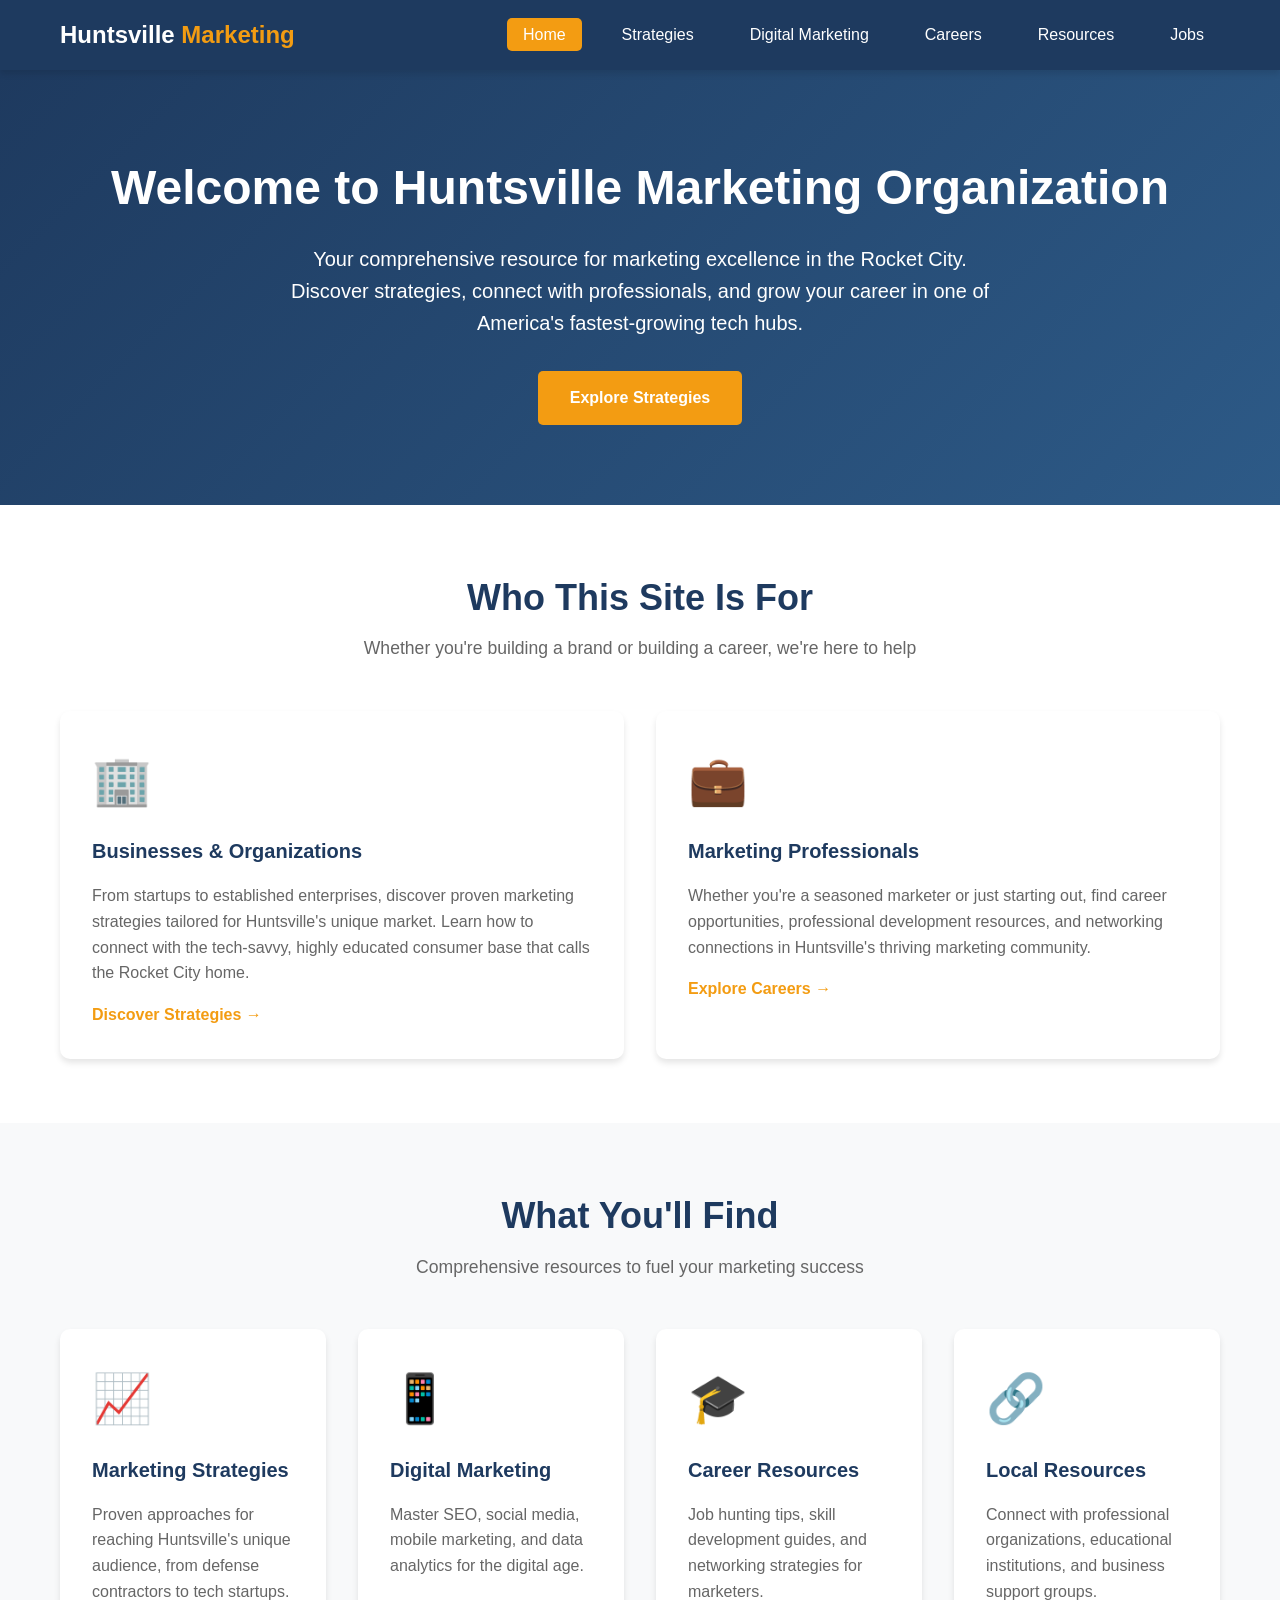
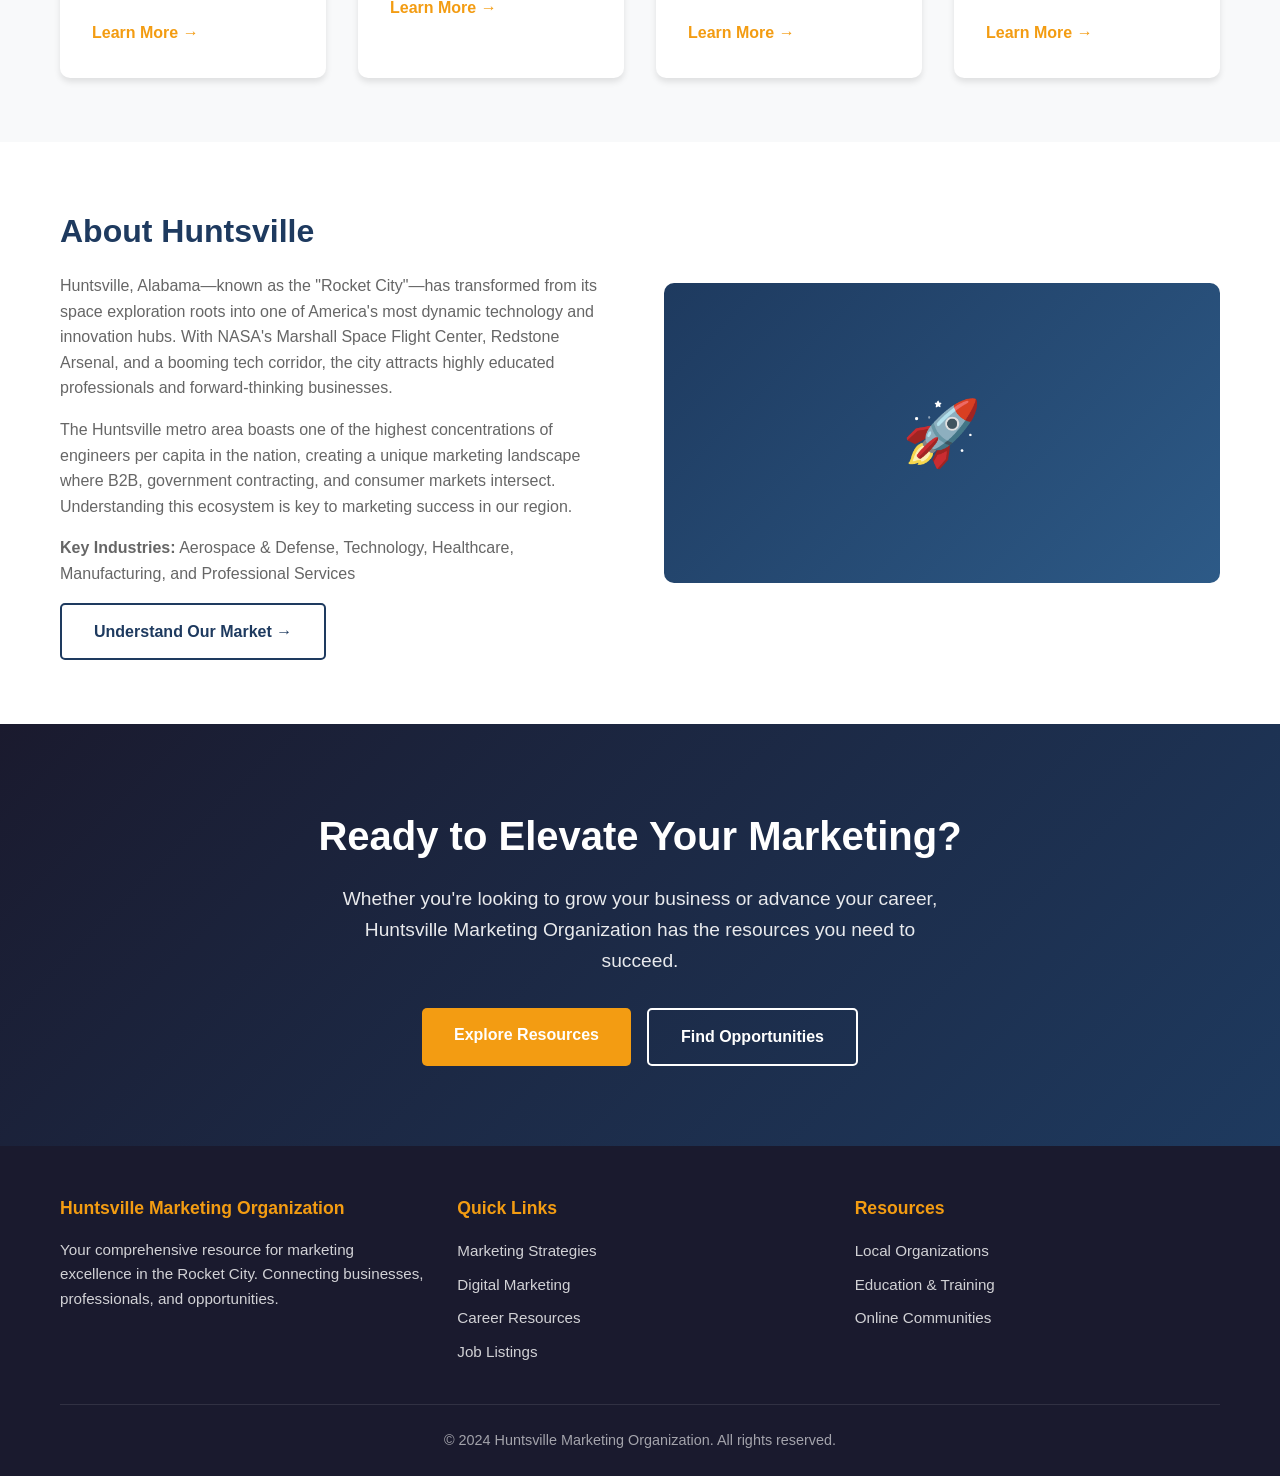
<file: index.html>
<!DOCTYPE html>
<html lang="en">
<head>
    <meta charset="UTF-8">
    <meta name="viewport" content="width=device-width, initial-scale=1.0">
    <meta name="description" content="Huntsville Marketing Organization - Your resource for marketing strategies, careers, and professional growth in the Rocket City">
    <title>Huntsville Marketing Organization | Home</title>
    <link rel="stylesheet" href="css/styles.css">
</head>
<body>
    <!-- Header -->
    <header>
        <div class="container">
            <a href="index.html" class="logo">Huntsville <span>Marketing</span></a>
            <button class="nav-toggle" aria-label="Toggle navigation">&#9776;</button>
            <nav>
                <ul>
                    <li><a href="index.html" class="active">Home</a></li>
                    <li><a href="strategies.html">Strategies</a></li>
                    <li><a href="digital-marketing.html">Digital Marketing</a></li>
                    <li><a href="careers.html">Careers</a></li>
                    <li><a href="resources.html">Resources</a></li>
                    <li><a href="jobs.html">Jobs</a></li>
                </ul>
            </nav>
        </div>
    </header>

    <!-- Hero Section -->
    <section class="hero">
        <div class="container">
            <h1>Welcome to Huntsville Marketing Organization</h1>
            <p>Your comprehensive resource for marketing excellence in the Rocket City. Discover strategies, connect with professionals, and grow your career in one of America's fastest-growing tech hubs.</p>
            <div class="hero-ctas">
                <a href="strategies.html" class="btn btn-primary">Explore Strategies</a>
            </div>
        </div>
    </section>

    <!-- Who This Site Is For -->
    <section>
        <div class="container">
            <div class="section-title">
                <h2>Who This Site Is For</h2>
                <p>Whether you're building a brand or building a career, we're here to help</p>
            </div>
            <div class="grid grid-2">
                <div class="card">
                    <span class="card-icon">&#127970;</span>
                    <h3>Businesses & Organizations</h3>
                    <p>From startups to established enterprises, discover proven marketing strategies tailored for Huntsville's unique market. Learn how to connect with the tech-savvy, highly educated consumer base that calls the Rocket City home.</p>
                    <a href="strategies.html">Discover Strategies &rarr;</a>
                </div>
                <div class="card">
                    <span class="card-icon">&#128188;</span>
                    <h3>Marketing Professionals</h3>
                    <p>Whether you're a seasoned marketer or just starting out, find career opportunities, professional development resources, and networking connections in Huntsville's thriving marketing community.</p>
                    <a href="careers.html">Explore Careers &rarr;</a>
                </div>
            </div>
        </div>
    </section>

    <!-- What You'll Find -->
    <section>
        <div class="container">
            <div class="section-title">
                <h2>What You'll Find</h2>
                <p>Comprehensive resources to fuel your marketing success</p>
            </div>
            <div class="grid grid-4">
                <div class="card">
                    <span class="card-icon">&#128200;</span>
                    <h3>Marketing Strategies</h3>
                    <p>Proven approaches for reaching Huntsville's unique audience, from defense contractors to tech startups.</p>
                    <a href="strategies.html">Learn More &rarr;</a>
                </div>
                <div class="card">
                    <span class="card-icon">&#128241;</span>
                    <h3>Digital Marketing</h3>
                    <p>Master SEO, social media, mobile marketing, and data analytics for the digital age.</p>
                    <a href="digital-marketing.html">Learn More &rarr;</a>
                </div>
                <div class="card">
                    <span class="card-icon">&#127891;</span>
                    <h3>Career Resources</h3>
                    <p>Job hunting tips, skill development guides, and networking strategies for marketers.</p>
                    <a href="careers.html">Learn More &rarr;</a>
                </div>
                <div class="card">
                    <span class="card-icon">&#128279;</span>
                    <h3>Local Resources</h3>
                    <p>Connect with professional organizations, educational institutions, and business support groups.</p>
                    <a href="resources.html">Learn More &rarr;</a>
                </div>
            </div>
        </div>
    </section>

    <!-- About Huntsville -->
    <section>
        <div class="container">
            <div class="about-content">
                <div class="about-text">
                    <h2>About Huntsville</h2>
                    <p>Huntsville, Alabama—known as the "Rocket City"—has transformed from its space exploration roots into one of America's most dynamic technology and innovation hubs. With NASA's Marshall Space Flight Center, Redstone Arsenal, and a booming tech corridor, the city attracts highly educated professionals and forward-thinking businesses.</p>
                    <p>The Huntsville metro area boasts one of the highest concentrations of engineers per capita in the nation, creating a unique marketing landscape where B2B, government contracting, and consumer markets intersect. Understanding this ecosystem is key to marketing success in our region.</p>
                    <p><strong>Key Industries:</strong> Aerospace & Defense, Technology, Healthcare, Manufacturing, and Professional Services</p>
                    <a href="strategies.html" class="btn btn-outline">Understand Our Market &rarr;</a>
                </div>
                <div class="about-image">
                    &#128640;
                </div>
            </div>
        </div>
    </section>

    <!-- Final CTA Section -->
    <section class="cta-section">
        <div class="container">
            <h2>Ready to Elevate Your Marketing?</h2>
            <p>Whether you're looking to grow your business or advance your career, Huntsville Marketing Organization has the resources you need to succeed.</p>
            <div class="hero-ctas">
                <a href="resources.html" class="btn btn-primary">Explore Resources</a>
                <a href="jobs.html" class="btn btn-secondary">Find Opportunities</a>
            </div>
        </div>
    </section>

    <!-- Footer -->
    <footer>
        <div class="container">
            <div class="footer-content">
                <div class="footer-section">
                    <h4>Huntsville Marketing Organization</h4>
                    <p>Your comprehensive resource for marketing excellence in the Rocket City. Connecting businesses, professionals, and opportunities.</p>
                </div>
                <div class="footer-section">
                    <h4>Quick Links</h4>
                    <ul>
                        <li><a href="strategies.html">Marketing Strategies</a></li>
                        <li><a href="digital-marketing.html">Digital Marketing</a></li>
                        <li><a href="careers.html">Career Resources</a></li>
                        <li><a href="jobs.html">Job Listings</a></li>
                    </ul>
                </div>
                <div class="footer-section">
                    <h4>Resources</h4>
                    <ul>
                        <li><a href="resources.html">Local Organizations</a></li>
                        <li><a href="resources.html#education">Education & Training</a></li>
                        <li><a href="resources.html#community">Online Communities</a></li>
                    </ul>
                </div>
            </div>
            <div class="footer-bottom">
                <p>&copy; 2024 Huntsville Marketing Organization. All rights reserved.</p>
            </div>
        </div>
    </footer>

    <!-- Mobile Navigation Script -->
    <script>
        document.querySelector('.nav-toggle').addEventListener('click', function() {
            document.querySelector('nav').classList.toggle('active');
        });
    </script>
</body>
</html>
</file>
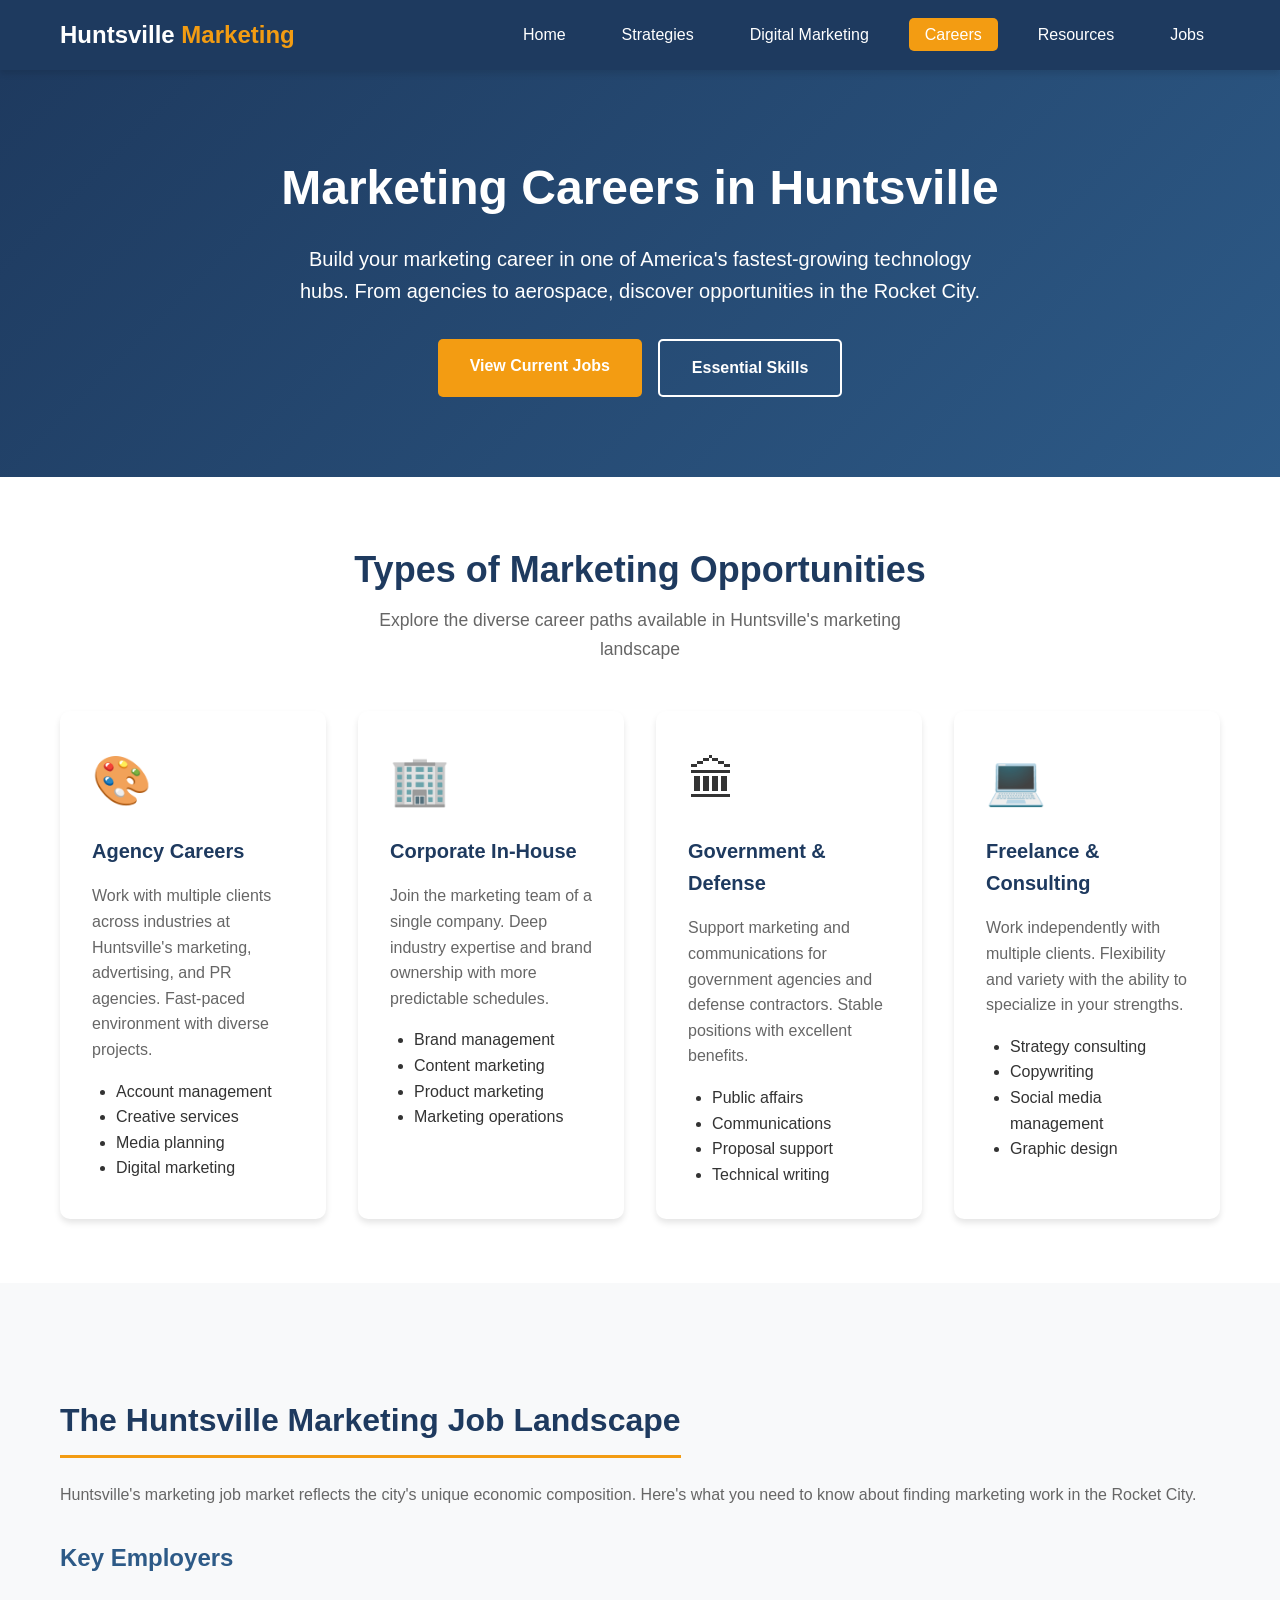
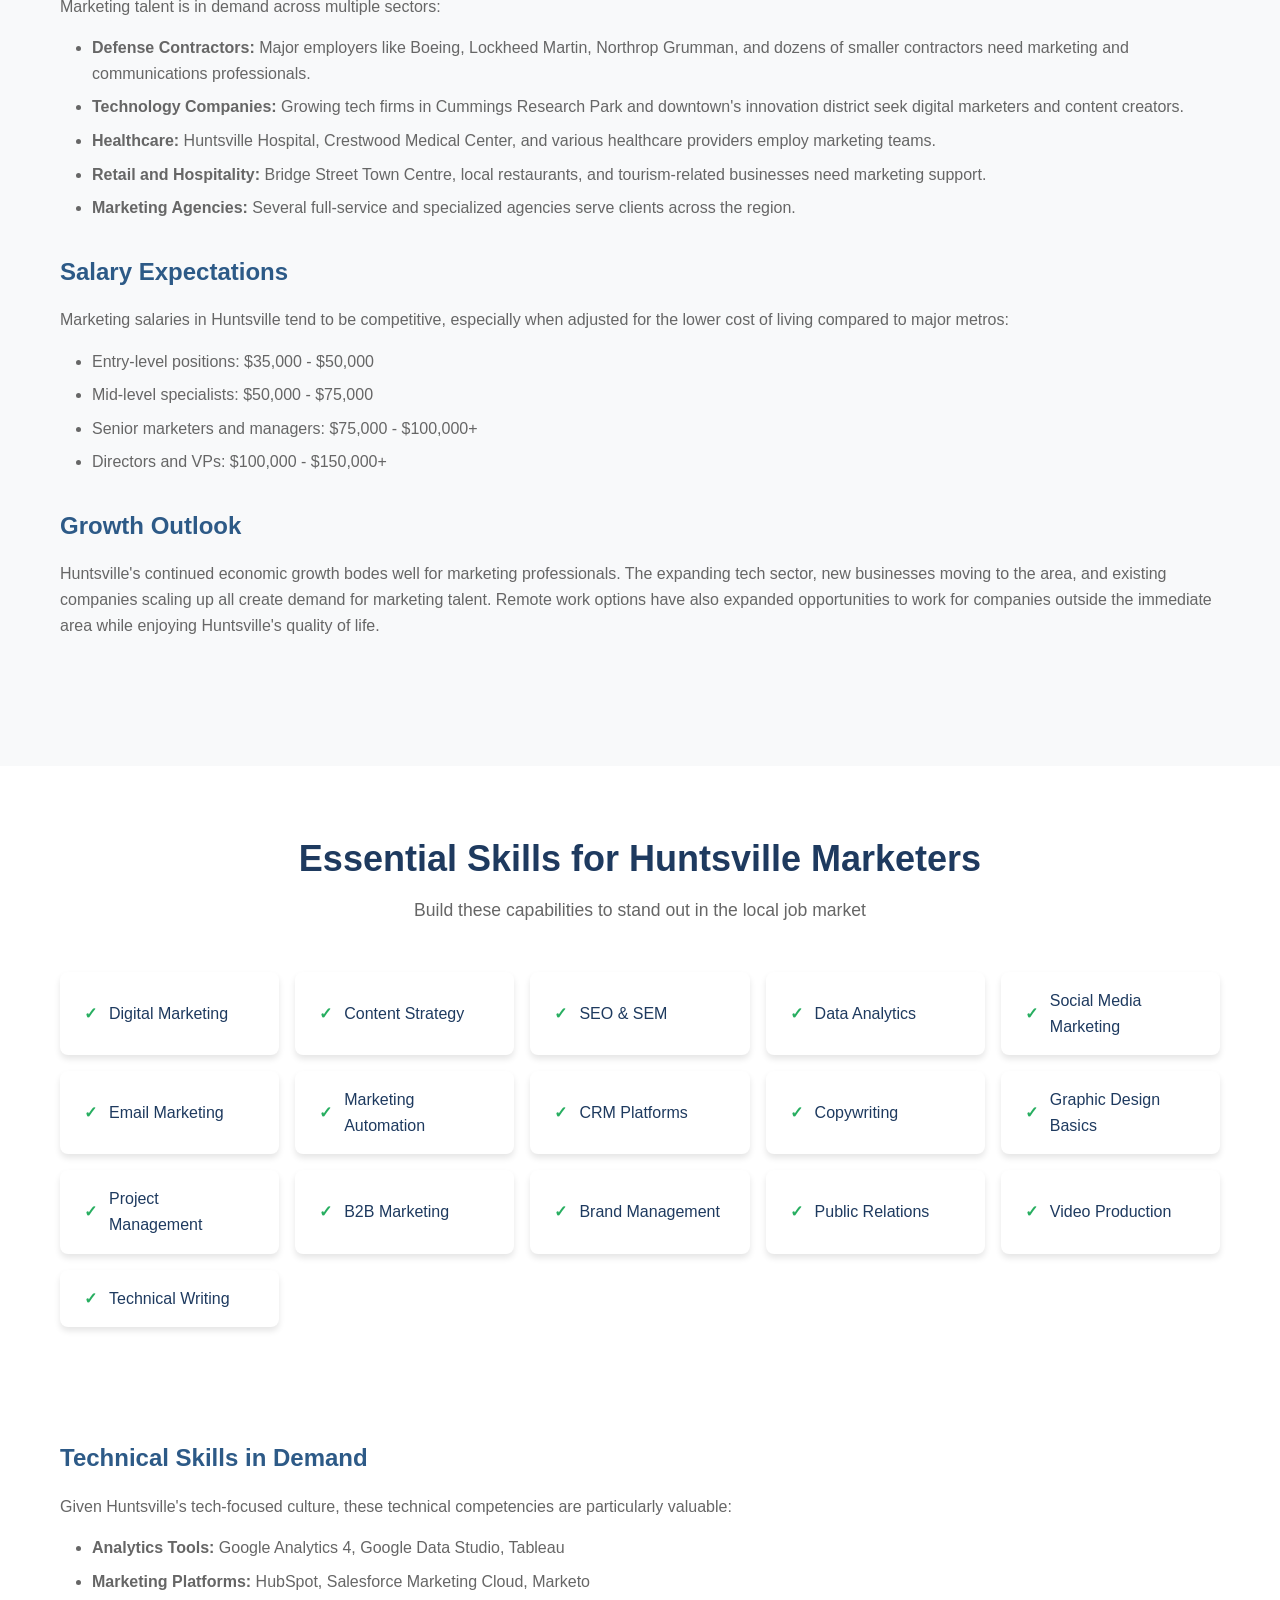
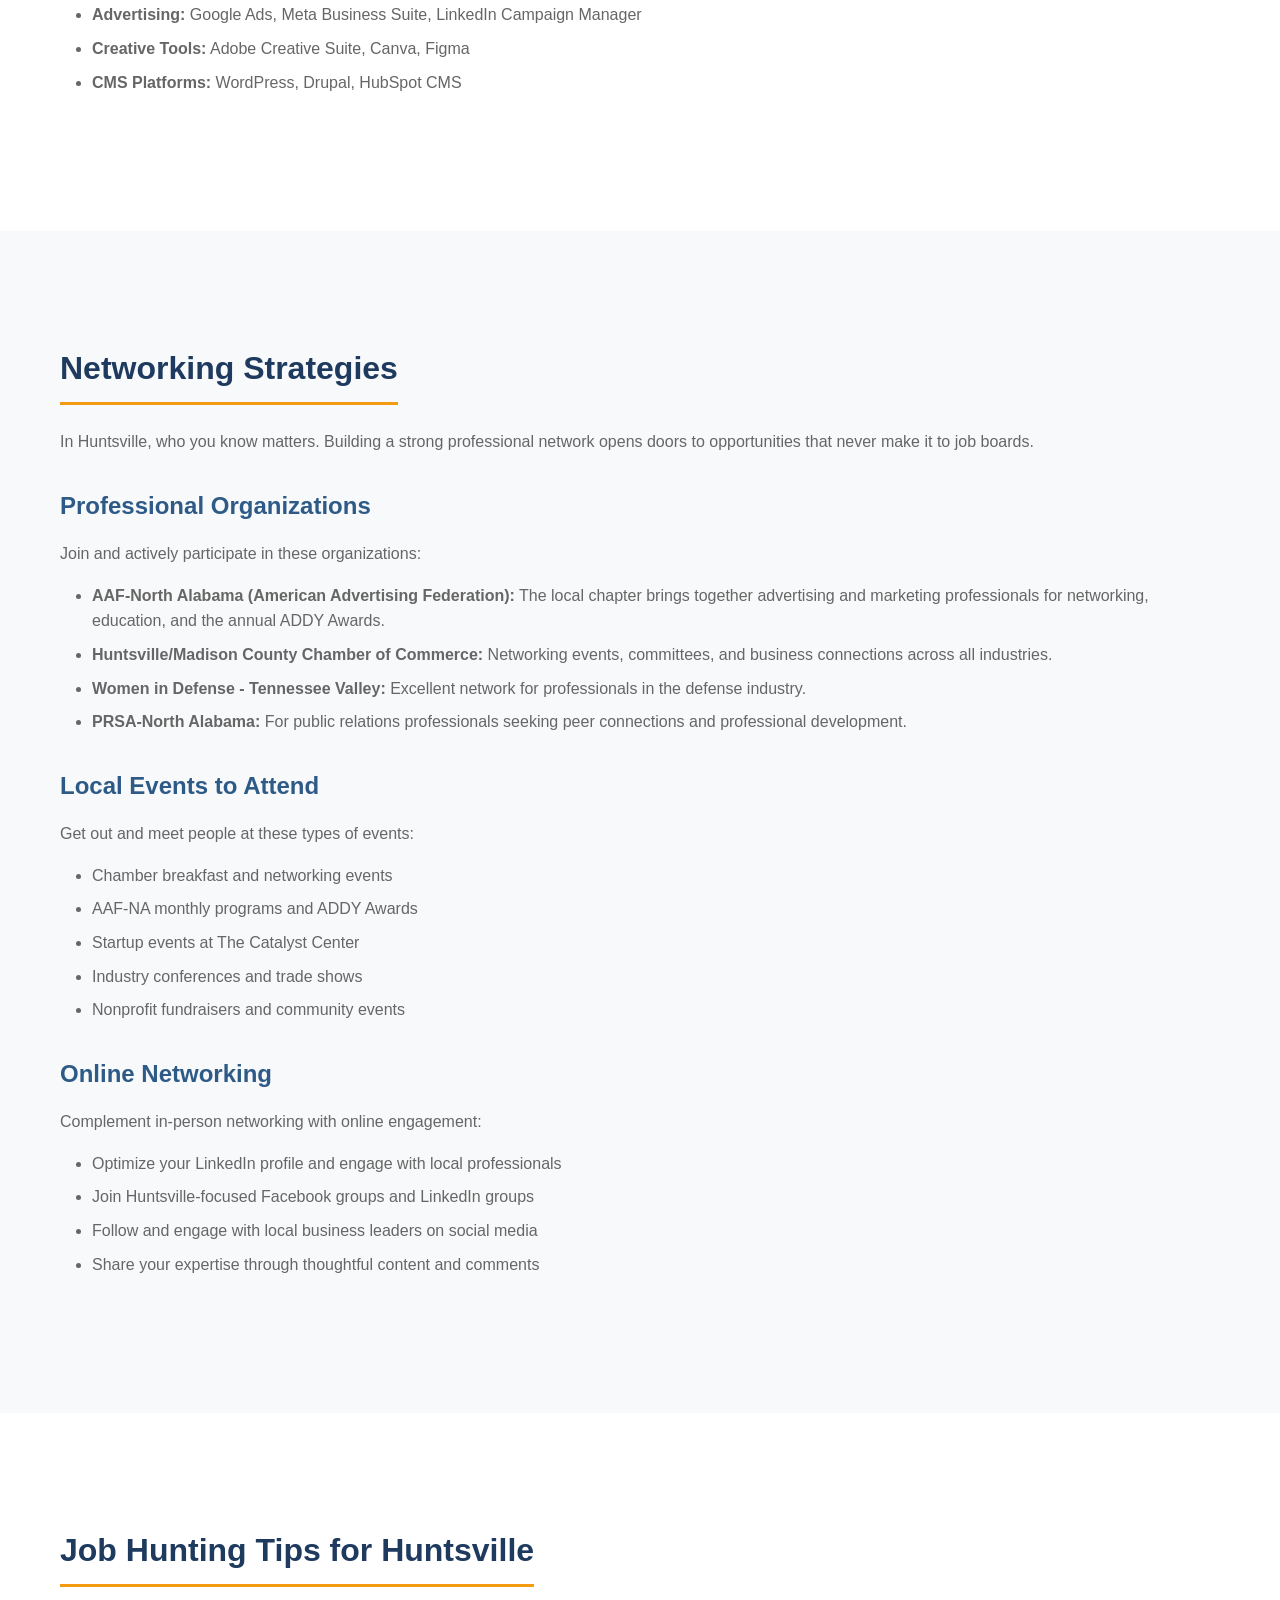
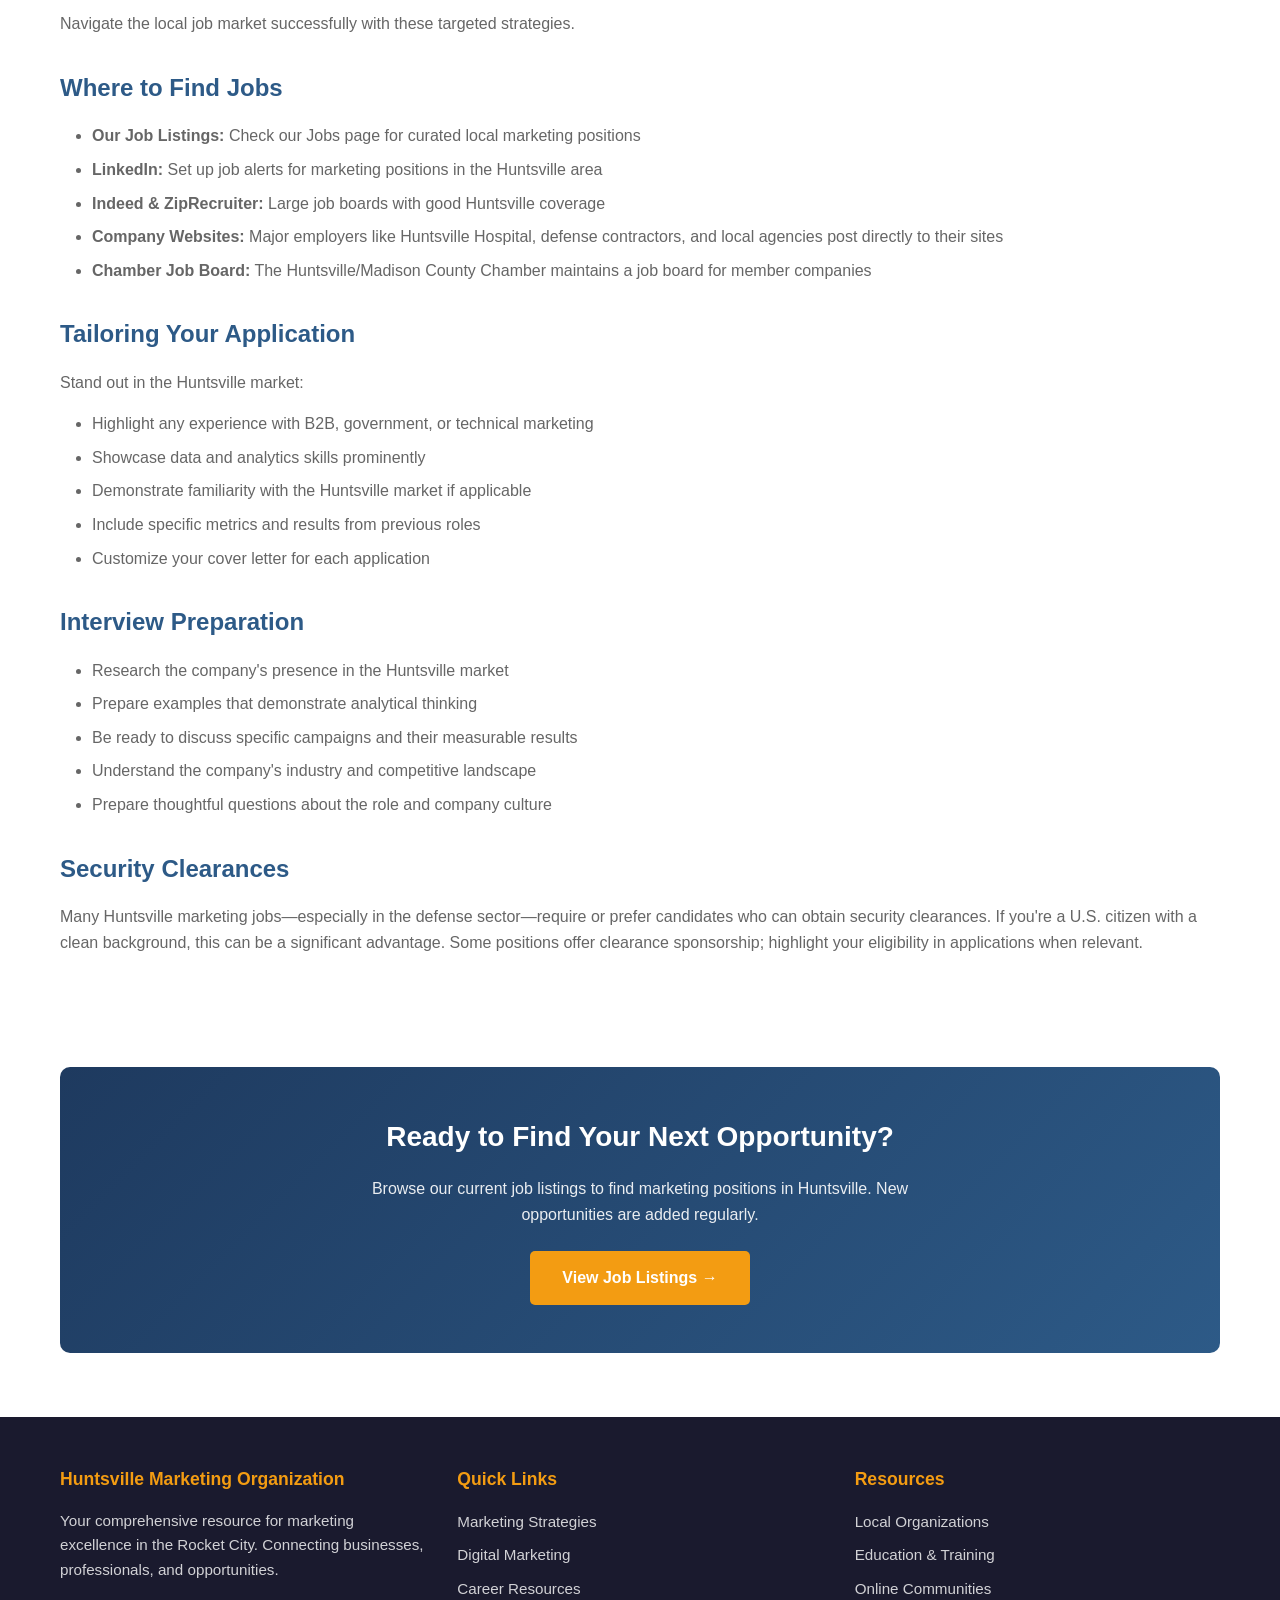
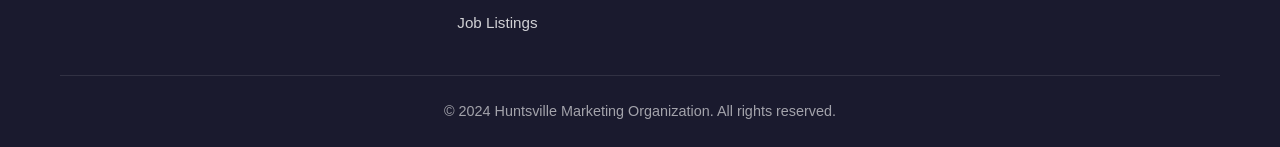
<file: careers.html>
<!DOCTYPE html>
<html lang="en">
<head>
    <meta charset="UTF-8">
    <meta name="viewport" content="width=device-width, initial-scale=1.0">
    <meta name="description" content="Marketing careers in Huntsville - job opportunities, essential skills, networking strategies, and job hunting tips for the Rocket City">
    <title>Marketing Careers | Huntsville Marketing Organization</title>
    <link rel="stylesheet" href="css/styles.css">
</head>
<body>
    <!-- Header -->
    <header>
        <div class="container">
            <a href="index.html" class="logo">Huntsville <span>Marketing</span></a>
            <button class="nav-toggle" aria-label="Toggle navigation">&#9776;</button>
            <nav>
                <ul>
                    <li><a href="index.html">Home</a></li>
                    <li><a href="strategies.html">Strategies</a></li>
                    <li><a href="digital-marketing.html">Digital Marketing</a></li>
                    <li><a href="careers.html" class="active">Careers</a></li>
                    <li><a href="resources.html">Resources</a></li>
                    <li><a href="jobs.html">Jobs</a></li>
                </ul>
            </nav>
        </div>
    </header>

    <!-- Hero Section -->
    <section class="hero">
        <div class="container">
            <h1>Marketing Careers in Huntsville</h1>
            <p>Build your marketing career in one of America's fastest-growing technology hubs. From agencies to aerospace, discover opportunities in the Rocket City.</p>
            <div class="hero-ctas">
                <a href="jobs.html" class="btn btn-primary">View Current Jobs</a>
                <a href="#skills" class="btn btn-secondary">Essential Skills</a>
            </div>
        </div>
    </section>

    <!-- Job Opportunity Types -->
    <section>
        <div class="container">
            <div class="section-title">
                <h2>Types of Marketing Opportunities</h2>
                <p>Explore the diverse career paths available in Huntsville's marketing landscape</p>
            </div>
            <div class="grid grid-4">
                <div class="card">
                    <span class="card-icon">&#127912;</span>
                    <h3>Agency Careers</h3>
                    <p>Work with multiple clients across industries at Huntsville's marketing, advertising, and PR agencies. Fast-paced environment with diverse projects.</p>
                    <ul style="text-align: left; margin-top: 1rem; list-style: disc; margin-left: 1.5rem;">
                        <li>Account management</li>
                        <li>Creative services</li>
                        <li>Media planning</li>
                        <li>Digital marketing</li>
                    </ul>
                </div>
                <div class="card">
                    <span class="card-icon">&#127970;</span>
                    <h3>Corporate In-House</h3>
                    <p>Join the marketing team of a single company. Deep industry expertise and brand ownership with more predictable schedules.</p>
                    <ul style="text-align: left; margin-top: 1rem; list-style: disc; margin-left: 1.5rem;">
                        <li>Brand management</li>
                        <li>Content marketing</li>
                        <li>Product marketing</li>
                        <li>Marketing operations</li>
                    </ul>
                </div>
                <div class="card">
                    <span class="card-icon">&#127963;</span>
                    <h3>Government & Defense</h3>
                    <p>Support marketing and communications for government agencies and defense contractors. Stable positions with excellent benefits.</p>
                    <ul style="text-align: left; margin-top: 1rem; list-style: disc; margin-left: 1.5rem;">
                        <li>Public affairs</li>
                        <li>Communications</li>
                        <li>Proposal support</li>
                        <li>Technical writing</li>
                    </ul>
                </div>
                <div class="card">
                    <span class="card-icon">&#128187;</span>
                    <h3>Freelance & Consulting</h3>
                    <p>Work independently with multiple clients. Flexibility and variety with the ability to specialize in your strengths.</p>
                    <ul style="text-align: left; margin-top: 1rem; list-style: disc; margin-left: 1.5rem;">
                        <li>Strategy consulting</li>
                        <li>Copywriting</li>
                        <li>Social media management</li>
                        <li>Graphic design</li>
                    </ul>
                </div>
            </div>
        </div>
    </section>

    <!-- Huntsville Job Landscape Overview -->
    <section>
        <div class="container">
            <div class="content-section">
                <h2>The Huntsville Marketing Job Landscape</h2>
                <p>Huntsville's marketing job market reflects the city's unique economic composition. Here's what you need to know about finding marketing work in the Rocket City.</p>

                <h3>Key Employers</h3>
                <p>Marketing talent is in demand across multiple sectors:</p>
                <ul>
                    <li><strong>Defense Contractors:</strong> Major employers like Boeing, Lockheed Martin, Northrop Grumman, and dozens of smaller contractors need marketing and communications professionals.</li>
                    <li><strong>Technology Companies:</strong> Growing tech firms in Cummings Research Park and downtown's innovation district seek digital marketers and content creators.</li>
                    <li><strong>Healthcare:</strong> Huntsville Hospital, Crestwood Medical Center, and various healthcare providers employ marketing teams.</li>
                    <li><strong>Retail and Hospitality:</strong> Bridge Street Town Centre, local restaurants, and tourism-related businesses need marketing support.</li>
                    <li><strong>Marketing Agencies:</strong> Several full-service and specialized agencies serve clients across the region.</li>
                </ul>

                <h3>Salary Expectations</h3>
                <p>Marketing salaries in Huntsville tend to be competitive, especially when adjusted for the lower cost of living compared to major metros:</p>
                <ul>
                    <li>Entry-level positions: $35,000 - $50,000</li>
                    <li>Mid-level specialists: $50,000 - $75,000</li>
                    <li>Senior marketers and managers: $75,000 - $100,000+</li>
                    <li>Directors and VPs: $100,000 - $150,000+</li>
                </ul>

                <h3>Growth Outlook</h3>
                <p>Huntsville's continued economic growth bodes well for marketing professionals. The expanding tech sector, new businesses moving to the area, and existing companies scaling up all create demand for marketing talent. Remote work options have also expanded opportunities to work for companies outside the immediate area while enjoying Huntsville's quality of life.</p>
            </div>
        </div>
    </section>

    <!-- Essential Skills -->
    <section id="skills">
        <div class="container">
            <div class="section-title">
                <h2>Essential Skills for Huntsville Marketers</h2>
                <p>Build these capabilities to stand out in the local job market</p>
            </div>
            <div class="skills-grid">
                <div class="skill-item">Digital Marketing</div>
                <div class="skill-item">Content Strategy</div>
                <div class="skill-item">SEO & SEM</div>
                <div class="skill-item">Data Analytics</div>
                <div class="skill-item">Social Media Marketing</div>
                <div class="skill-item">Email Marketing</div>
                <div class="skill-item">Marketing Automation</div>
                <div class="skill-item">CRM Platforms</div>
                <div class="skill-item">Copywriting</div>
                <div class="skill-item">Graphic Design Basics</div>
                <div class="skill-item">Project Management</div>
                <div class="skill-item">B2B Marketing</div>
                <div class="skill-item">Brand Management</div>
                <div class="skill-item">Public Relations</div>
                <div class="skill-item">Video Production</div>
                <div class="skill-item">Technical Writing</div>
            </div>
            <div class="content-section" style="margin-top: 2rem;">
                <h3>Technical Skills in Demand</h3>
                <p>Given Huntsville's tech-focused culture, these technical competencies are particularly valuable:</p>
                <ul>
                    <li><strong>Analytics Tools:</strong> Google Analytics 4, Google Data Studio, Tableau</li>
                    <li><strong>Marketing Platforms:</strong> HubSpot, Salesforce Marketing Cloud, Marketo</li>
                    <li><strong>Advertising:</strong> Google Ads, Meta Business Suite, LinkedIn Campaign Manager</li>
                    <li><strong>Creative Tools:</strong> Adobe Creative Suite, Canva, Figma</li>
                    <li><strong>CMS Platforms:</strong> WordPress, Drupal, HubSpot CMS</li>
                </ul>
            </div>
        </div>
    </section>

    <!-- Networking Strategies -->
    <section>
        <div class="container">
            <div class="content-section">
                <h2>Networking Strategies</h2>
                <p>In Huntsville, who you know matters. Building a strong professional network opens doors to opportunities that never make it to job boards.</p>

                <h3>Professional Organizations</h3>
                <p>Join and actively participate in these organizations:</p>
                <ul>
                    <li><strong>AAF-North Alabama (American Advertising Federation):</strong> The local chapter brings together advertising and marketing professionals for networking, education, and the annual ADDY Awards.</li>
                    <li><strong>Huntsville/Madison County Chamber of Commerce:</strong> Networking events, committees, and business connections across all industries.</li>
                    <li><strong>Women in Defense - Tennessee Valley:</strong> Excellent network for professionals in the defense industry.</li>
                    <li><strong>PRSA-North Alabama:</strong> For public relations professionals seeking peer connections and professional development.</li>
                </ul>

                <h3>Local Events to Attend</h3>
                <p>Get out and meet people at these types of events:</p>
                <ul>
                    <li>Chamber breakfast and networking events</li>
                    <li>AAF-NA monthly programs and ADDY Awards</li>
                    <li>Startup events at The Catalyst Center</li>
                    <li>Industry conferences and trade shows</li>
                    <li>Nonprofit fundraisers and community events</li>
                </ul>

                <h3>Online Networking</h3>
                <p>Complement in-person networking with online engagement:</p>
                <ul>
                    <li>Optimize your LinkedIn profile and engage with local professionals</li>
                    <li>Join Huntsville-focused Facebook groups and LinkedIn groups</li>
                    <li>Follow and engage with local business leaders on social media</li>
                    <li>Share your expertise through thoughtful content and comments</li>
                </ul>
            </div>
        </div>
    </section>

    <!-- Job Hunting Tips -->
    <section>
        <div class="container">
            <div class="content-section">
                <h2>Job Hunting Tips for Huntsville</h2>
                <p>Navigate the local job market successfully with these targeted strategies.</p>

                <h3>Where to Find Jobs</h3>
                <ul>
                    <li><strong>Our Job Listings:</strong> Check our <a href="jobs.html">Jobs page</a> for curated local marketing positions</li>
                    <li><strong>LinkedIn:</strong> Set up job alerts for marketing positions in the Huntsville area</li>
                    <li><strong>Indeed & ZipRecruiter:</strong> Large job boards with good Huntsville coverage</li>
                    <li><strong>Company Websites:</strong> Major employers like Huntsville Hospital, defense contractors, and local agencies post directly to their sites</li>
                    <li><strong>Chamber Job Board:</strong> The Huntsville/Madison County Chamber maintains a job board for member companies</li>
                </ul>

                <h3>Tailoring Your Application</h3>
                <p>Stand out in the Huntsville market:</p>
                <ul>
                    <li>Highlight any experience with B2B, government, or technical marketing</li>
                    <li>Showcase data and analytics skills prominently</li>
                    <li>Demonstrate familiarity with the Huntsville market if applicable</li>
                    <li>Include specific metrics and results from previous roles</li>
                    <li>Customize your cover letter for each application</li>
                </ul>

                <h3>Interview Preparation</h3>
                <ul>
                    <li>Research the company's presence in the Huntsville market</li>
                    <li>Prepare examples that demonstrate analytical thinking</li>
                    <li>Be ready to discuss specific campaigns and their measurable results</li>
                    <li>Understand the company's industry and competitive landscape</li>
                    <li>Prepare thoughtful questions about the role and company culture</li>
                </ul>

                <h3>Security Clearances</h3>
                <p>Many Huntsville marketing jobs—especially in the defense sector—require or prefer candidates who can obtain security clearances. If you're a U.S. citizen with a clean background, this can be a significant advantage. Some positions offer clearance sponsorship; highlight your eligibility in applications when relevant.</p>
            </div>

            <div class="callout">
                <h3>Ready to Find Your Next Opportunity?</h3>
                <p>Browse our current job listings to find marketing positions in Huntsville. New opportunities are added regularly.</p>
                <a href="jobs.html" class="btn btn-primary">View Job Listings &rarr;</a>
            </div>
        </div>
    </section>

    <!-- Footer -->
    <footer>
        <div class="container">
            <div class="footer-content">
                <div class="footer-section">
                    <h4>Huntsville Marketing Organization</h4>
                    <p>Your comprehensive resource for marketing excellence in the Rocket City. Connecting businesses, professionals, and opportunities.</p>
                </div>
                <div class="footer-section">
                    <h4>Quick Links</h4>
                    <ul>
                        <li><a href="strategies.html">Marketing Strategies</a></li>
                        <li><a href="digital-marketing.html">Digital Marketing</a></li>
                        <li><a href="careers.html">Career Resources</a></li>
                        <li><a href="jobs.html">Job Listings</a></li>
                    </ul>
                </div>
                <div class="footer-section">
                    <h4>Resources</h4>
                    <ul>
                        <li><a href="resources.html">Local Organizations</a></li>
                        <li><a href="resources.html#education">Education & Training</a></li>
                        <li><a href="resources.html#community">Online Communities</a></li>
                    </ul>
                </div>
            </div>
            <div class="footer-bottom">
                <p>&copy; 2024 Huntsville Marketing Organization. All rights reserved.</p>
            </div>
        </div>
    </footer>

    <!-- Mobile Navigation Script -->
    <script>
        document.querySelector('.nav-toggle').addEventListener('click', function() {
            document.querySelector('nav').classList.toggle('active');
        });
    </script>
</body>
</html>
</file>
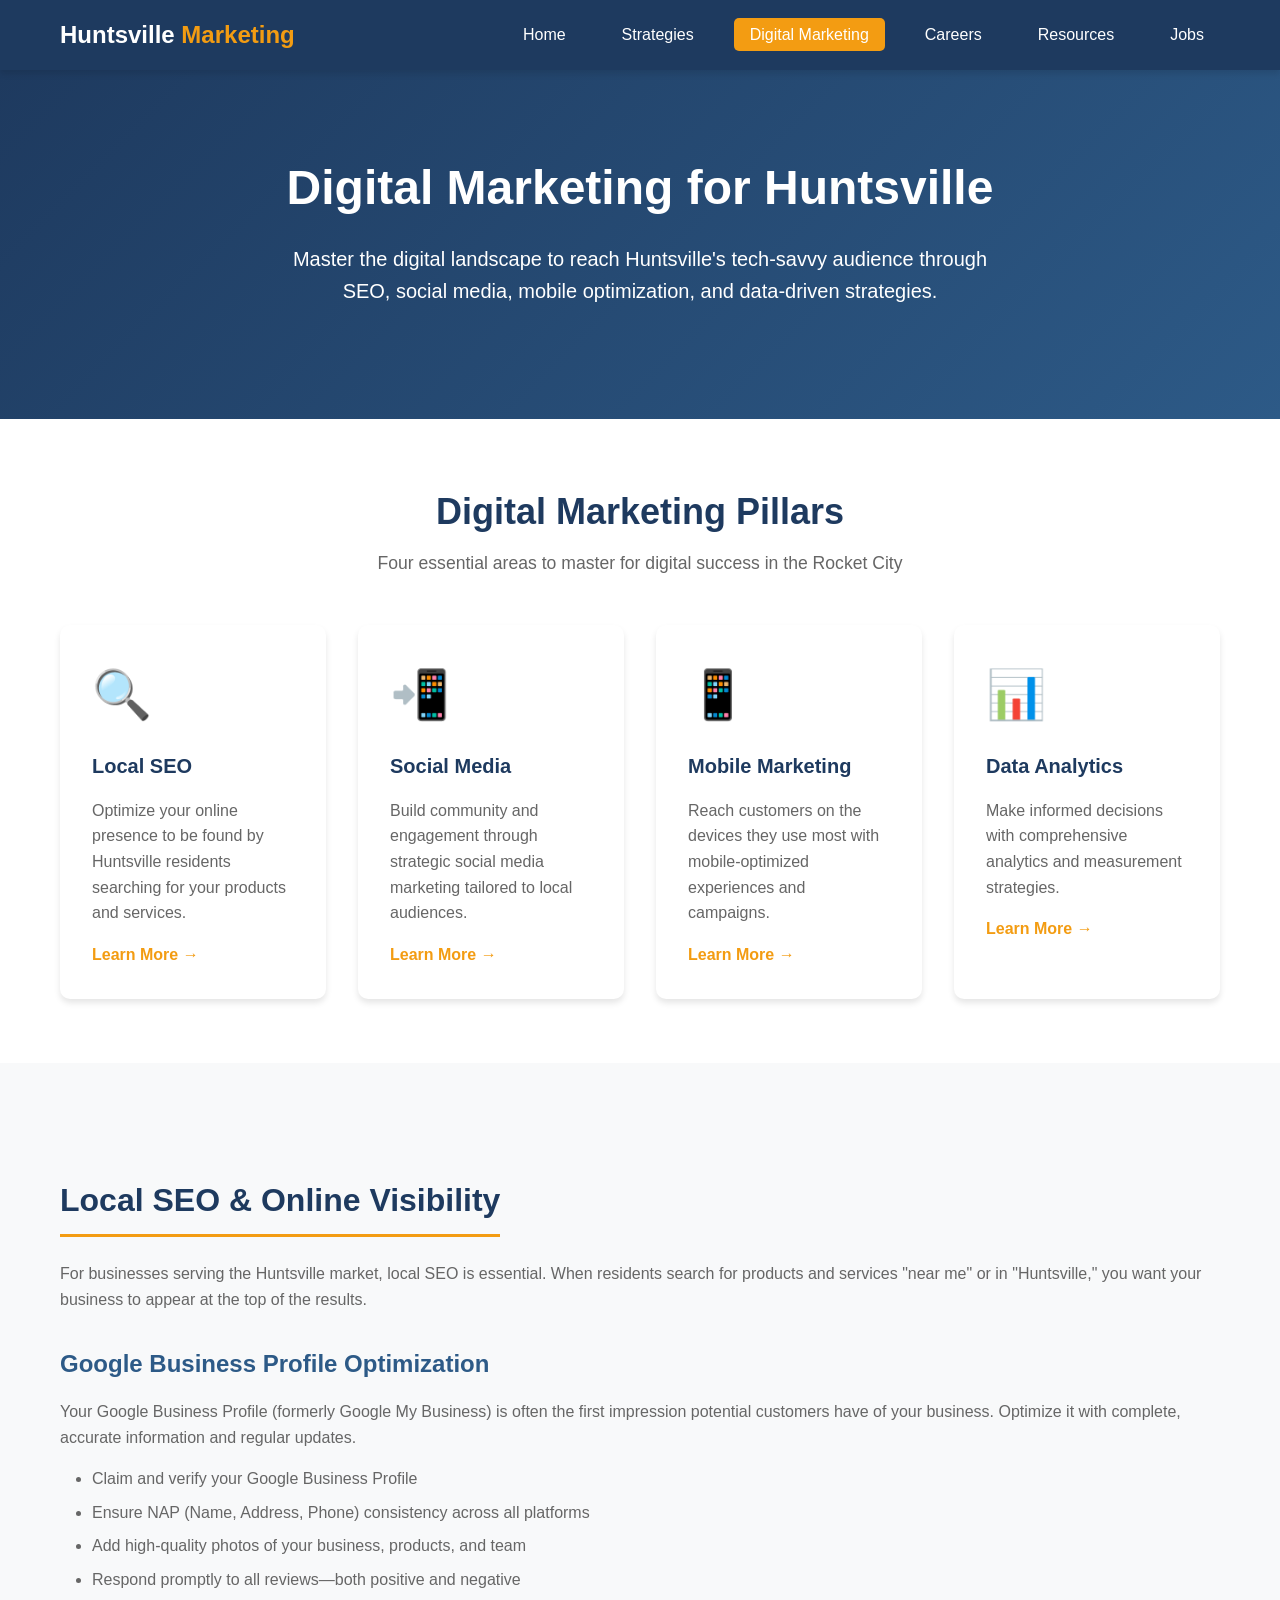
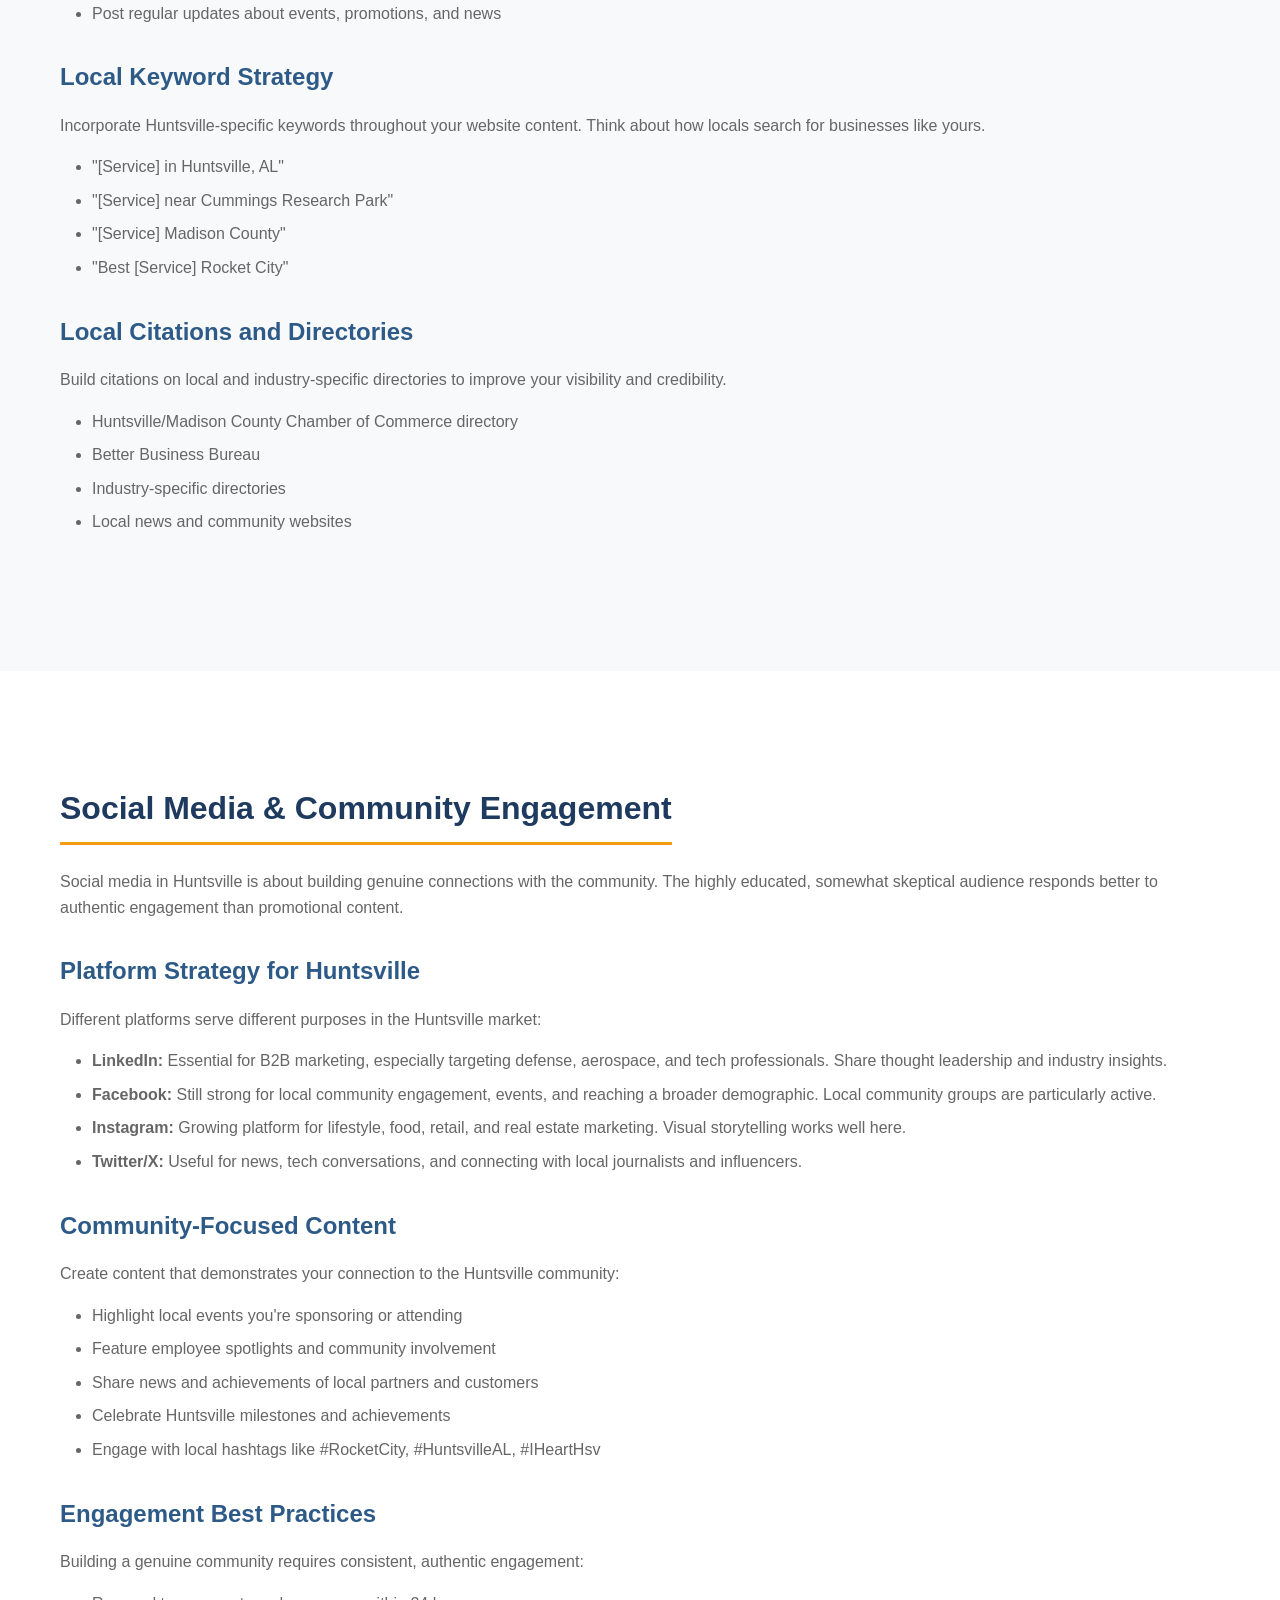
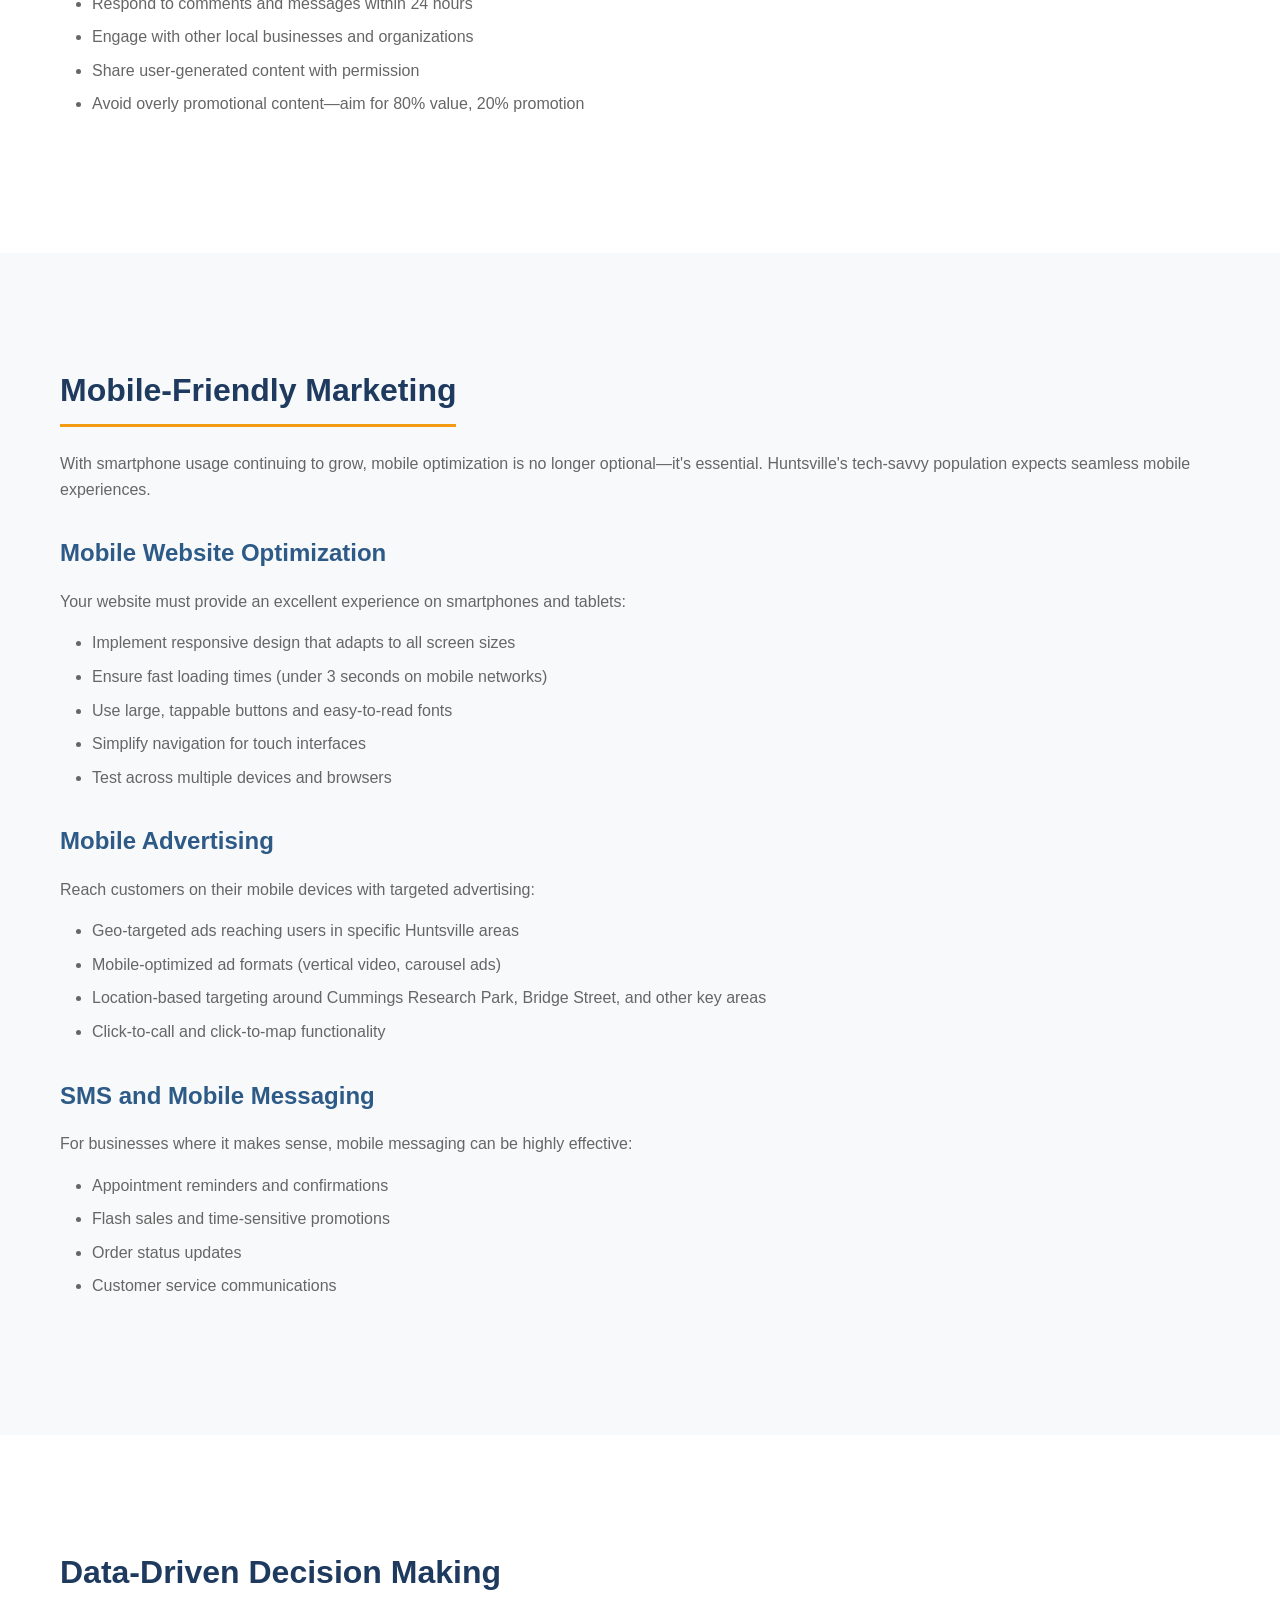
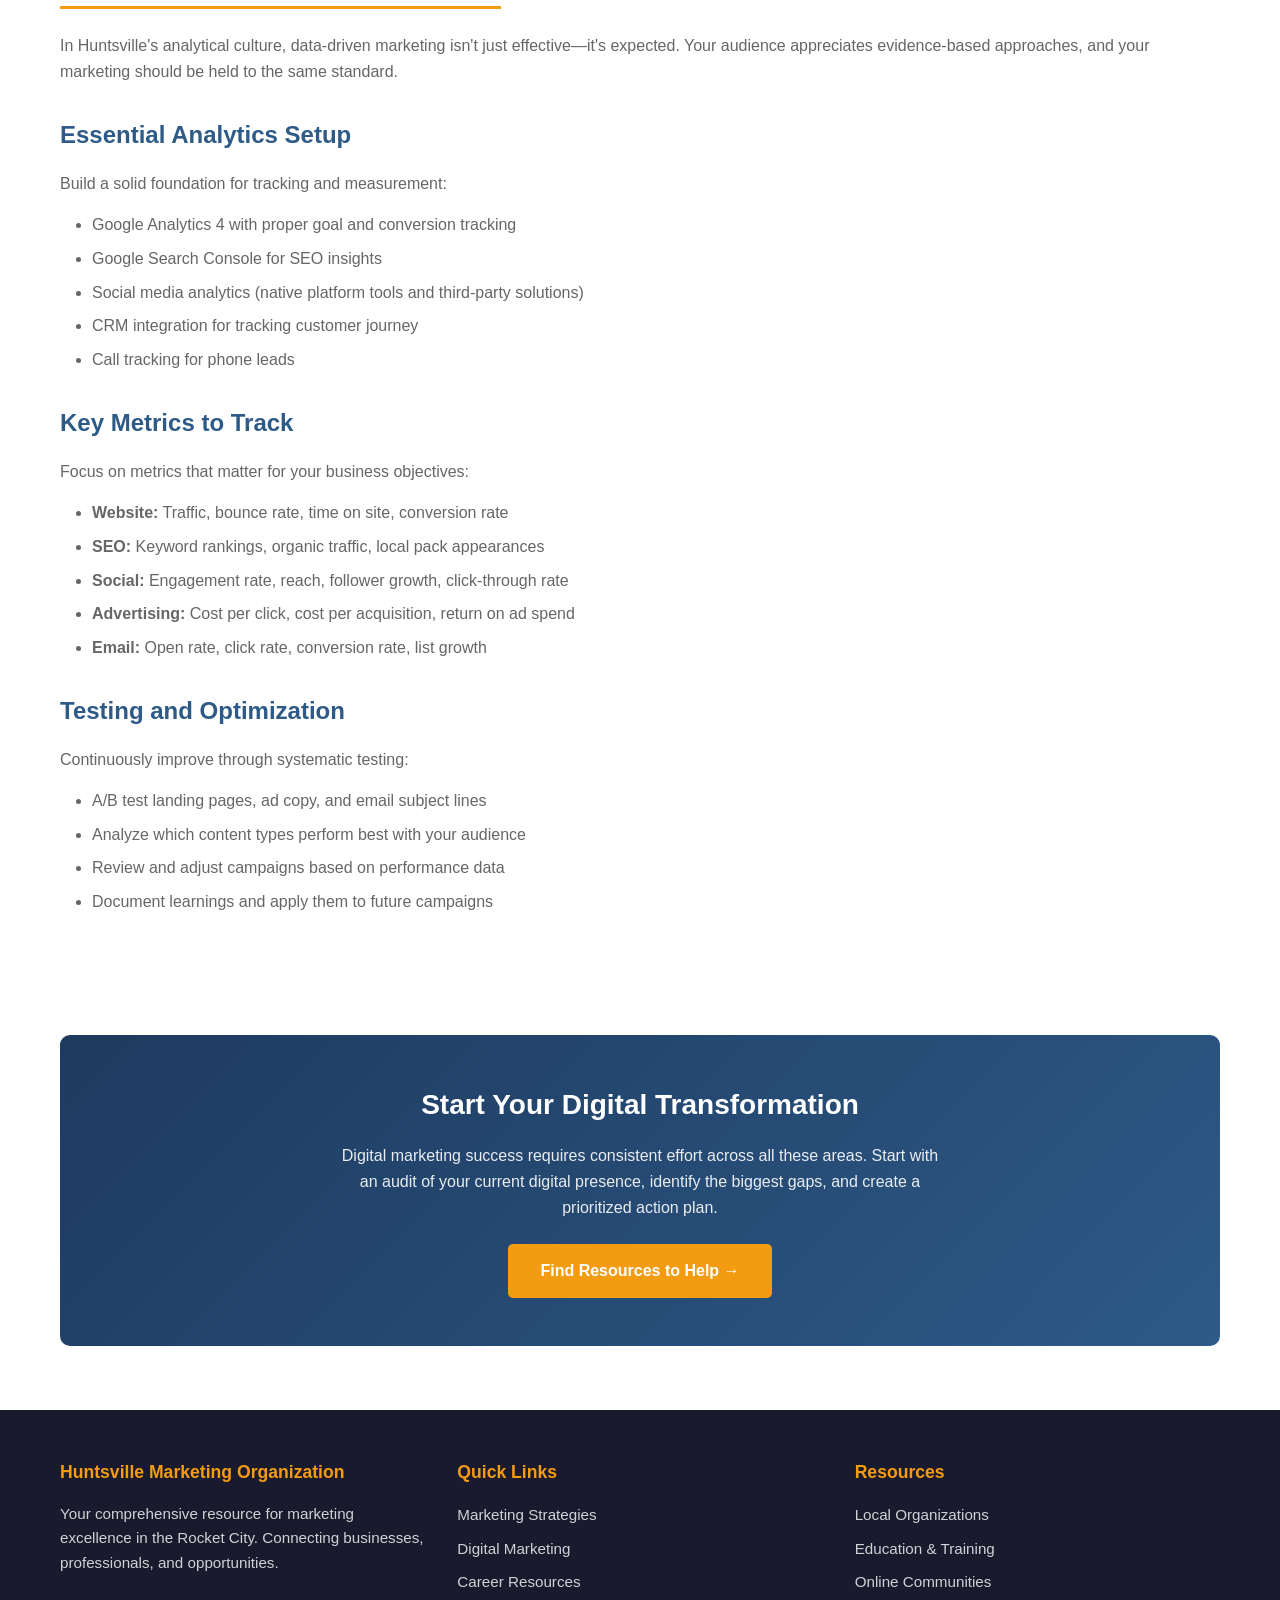
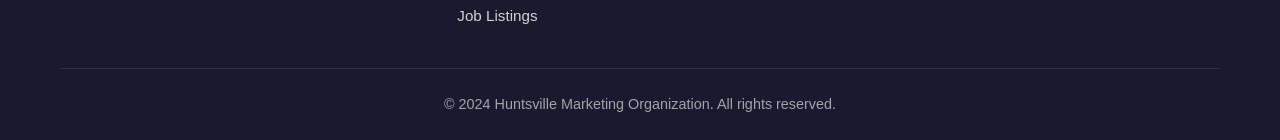
<file: digital-marketing.html>
<!DOCTYPE html>
<html lang="en">
<head>
    <meta charset="UTF-8">
    <meta name="viewport" content="width=device-width, initial-scale=1.0">
    <meta name="description" content="Digital marketing strategies for Huntsville businesses - SEO, social media, mobile marketing, and data-driven approaches">
    <title>Digital Marketing | Huntsville Marketing Organization</title>
    <link rel="stylesheet" href="css/styles.css">
</head>
<body>
    <!-- Header -->
    <header>
        <div class="container">
            <a href="index.html" class="logo">Huntsville <span>Marketing</span></a>
            <button class="nav-toggle" aria-label="Toggle navigation">&#9776;</button>
            <nav>
                <ul>
                    <li><a href="index.html">Home</a></li>
                    <li><a href="strategies.html">Strategies</a></li>
                    <li><a href="digital-marketing.html" class="active">Digital Marketing</a></li>
                    <li><a href="careers.html">Careers</a></li>
                    <li><a href="resources.html">Resources</a></li>
                    <li><a href="jobs.html">Jobs</a></li>
                </ul>
            </nav>
        </div>
    </header>

    <!-- Hero Section -->
    <section class="hero">
        <div class="container">
            <h1>Digital Marketing for Huntsville</h1>
            <p>Master the digital landscape to reach Huntsville's tech-savvy audience through SEO, social media, mobile optimization, and data-driven strategies.</p>
        </div>
    </section>

    <!-- Overview Grid -->
    <section>
        <div class="container">
            <div class="section-title">
                <h2>Digital Marketing Pillars</h2>
                <p>Four essential areas to master for digital success in the Rocket City</p>
            </div>
            <div class="grid grid-4">
                <div class="card">
                    <span class="card-icon">&#128269;</span>
                    <h3>Local SEO</h3>
                    <p>Optimize your online presence to be found by Huntsville residents searching for your products and services.</p>
                    <a href="#local-seo">Learn More &rarr;</a>
                </div>
                <div class="card">
                    <span class="card-icon">&#128242;</span>
                    <h3>Social Media</h3>
                    <p>Build community and engagement through strategic social media marketing tailored to local audiences.</p>
                    <a href="#social-media">Learn More &rarr;</a>
                </div>
                <div class="card">
                    <span class="card-icon">&#128241;</span>
                    <h3>Mobile Marketing</h3>
                    <p>Reach customers on the devices they use most with mobile-optimized experiences and campaigns.</p>
                    <a href="#mobile">Learn More &rarr;</a>
                </div>
                <div class="card">
                    <span class="card-icon">&#128202;</span>
                    <h3>Data Analytics</h3>
                    <p>Make informed decisions with comprehensive analytics and measurement strategies.</p>
                    <a href="#data">Learn More &rarr;</a>
                </div>
            </div>
        </div>
    </section>

    <!-- Local SEO & Online Visibility -->
    <section id="local-seo">
        <div class="container">
            <div class="content-section">
                <h2>Local SEO & Online Visibility</h2>
                <p>For businesses serving the Huntsville market, local SEO is essential. When residents search for products and services "near me" or in "Huntsville," you want your business to appear at the top of the results.</p>

                <h3>Google Business Profile Optimization</h3>
                <p>Your Google Business Profile (formerly Google My Business) is often the first impression potential customers have of your business. Optimize it with complete, accurate information and regular updates.</p>
                <ul>
                    <li>Claim and verify your Google Business Profile</li>
                    <li>Ensure NAP (Name, Address, Phone) consistency across all platforms</li>
                    <li>Add high-quality photos of your business, products, and team</li>
                    <li>Respond promptly to all reviews—both positive and negative</li>
                    <li>Post regular updates about events, promotions, and news</li>
                </ul>

                <h3>Local Keyword Strategy</h3>
                <p>Incorporate Huntsville-specific keywords throughout your website content. Think about how locals search for businesses like yours.</p>
                <ul>
                    <li>"[Service] in Huntsville, AL"</li>
                    <li>"[Service] near Cummings Research Park"</li>
                    <li>"[Service] Madison County"</li>
                    <li>"Best [Service] Rocket City"</li>
                </ul>

                <h3>Local Citations and Directories</h3>
                <p>Build citations on local and industry-specific directories to improve your visibility and credibility.</p>
                <ul>
                    <li>Huntsville/Madison County Chamber of Commerce directory</li>
                    <li>Better Business Bureau</li>
                    <li>Industry-specific directories</li>
                    <li>Local news and community websites</li>
                </ul>
            </div>
        </div>
    </section>

    <!-- Social Media & Community Engagement -->
    <section id="social-media">
        <div class="container">
            <div class="content-section">
                <h2>Social Media & Community Engagement</h2>
                <p>Social media in Huntsville is about building genuine connections with the community. The highly educated, somewhat skeptical audience responds better to authentic engagement than promotional content.</p>

                <h3>Platform Strategy for Huntsville</h3>
                <p>Different platforms serve different purposes in the Huntsville market:</p>
                <ul>
                    <li><strong>LinkedIn:</strong> Essential for B2B marketing, especially targeting defense, aerospace, and tech professionals. Share thought leadership and industry insights.</li>
                    <li><strong>Facebook:</strong> Still strong for local community engagement, events, and reaching a broader demographic. Local community groups are particularly active.</li>
                    <li><strong>Instagram:</strong> Growing platform for lifestyle, food, retail, and real estate marketing. Visual storytelling works well here.</li>
                    <li><strong>Twitter/X:</strong> Useful for news, tech conversations, and connecting with local journalists and influencers.</li>
                </ul>

                <h3>Community-Focused Content</h3>
                <p>Create content that demonstrates your connection to the Huntsville community:</p>
                <ul>
                    <li>Highlight local events you're sponsoring or attending</li>
                    <li>Feature employee spotlights and community involvement</li>
                    <li>Share news and achievements of local partners and customers</li>
                    <li>Celebrate Huntsville milestones and achievements</li>
                    <li>Engage with local hashtags like #RocketCity, #HuntsvilleAL, #IHeartHsv</li>
                </ul>

                <h3>Engagement Best Practices</h3>
                <p>Building a genuine community requires consistent, authentic engagement:</p>
                <ul>
                    <li>Respond to comments and messages within 24 hours</li>
                    <li>Engage with other local businesses and organizations</li>
                    <li>Share user-generated content with permission</li>
                    <li>Avoid overly promotional content—aim for 80% value, 20% promotion</li>
                </ul>
            </div>
        </div>
    </section>

    <!-- Mobile-Friendly Marketing -->
    <section id="mobile">
        <div class="container">
            <div class="content-section">
                <h2>Mobile-Friendly Marketing</h2>
                <p>With smartphone usage continuing to grow, mobile optimization is no longer optional—it's essential. Huntsville's tech-savvy population expects seamless mobile experiences.</p>

                <h3>Mobile Website Optimization</h3>
                <p>Your website must provide an excellent experience on smartphones and tablets:</p>
                <ul>
                    <li>Implement responsive design that adapts to all screen sizes</li>
                    <li>Ensure fast loading times (under 3 seconds on mobile networks)</li>
                    <li>Use large, tappable buttons and easy-to-read fonts</li>
                    <li>Simplify navigation for touch interfaces</li>
                    <li>Test across multiple devices and browsers</li>
                </ul>

                <h3>Mobile Advertising</h3>
                <p>Reach customers on their mobile devices with targeted advertising:</p>
                <ul>
                    <li>Geo-targeted ads reaching users in specific Huntsville areas</li>
                    <li>Mobile-optimized ad formats (vertical video, carousel ads)</li>
                    <li>Location-based targeting around Cummings Research Park, Bridge Street, and other key areas</li>
                    <li>Click-to-call and click-to-map functionality</li>
                </ul>

                <h3>SMS and Mobile Messaging</h3>
                <p>For businesses where it makes sense, mobile messaging can be highly effective:</p>
                <ul>
                    <li>Appointment reminders and confirmations</li>
                    <li>Flash sales and time-sensitive promotions</li>
                    <li>Order status updates</li>
                    <li>Customer service communications</li>
                </ul>
            </div>
        </div>
    </section>

    <!-- Data-Driven Decision Making -->
    <section id="data">
        <div class="container">
            <div class="content-section">
                <h2>Data-Driven Decision Making</h2>
                <p>In Huntsville's analytical culture, data-driven marketing isn't just effective—it's expected. Your audience appreciates evidence-based approaches, and your marketing should be held to the same standard.</p>

                <h3>Essential Analytics Setup</h3>
                <p>Build a solid foundation for tracking and measurement:</p>
                <ul>
                    <li>Google Analytics 4 with proper goal and conversion tracking</li>
                    <li>Google Search Console for SEO insights</li>
                    <li>Social media analytics (native platform tools and third-party solutions)</li>
                    <li>CRM integration for tracking customer journey</li>
                    <li>Call tracking for phone leads</li>
                </ul>

                <h3>Key Metrics to Track</h3>
                <p>Focus on metrics that matter for your business objectives:</p>
                <ul>
                    <li><strong>Website:</strong> Traffic, bounce rate, time on site, conversion rate</li>
                    <li><strong>SEO:</strong> Keyword rankings, organic traffic, local pack appearances</li>
                    <li><strong>Social:</strong> Engagement rate, reach, follower growth, click-through rate</li>
                    <li><strong>Advertising:</strong> Cost per click, cost per acquisition, return on ad spend</li>
                    <li><strong>Email:</strong> Open rate, click rate, conversion rate, list growth</li>
                </ul>

                <h3>Testing and Optimization</h3>
                <p>Continuously improve through systematic testing:</p>
                <ul>
                    <li>A/B test landing pages, ad copy, and email subject lines</li>
                    <li>Analyze which content types perform best with your audience</li>
                    <li>Review and adjust campaigns based on performance data</li>
                    <li>Document learnings and apply them to future campaigns</li>
                </ul>
            </div>

            <div class="callout">
                <h3>Start Your Digital Transformation</h3>
                <p>Digital marketing success requires consistent effort across all these areas. Start with an audit of your current digital presence, identify the biggest gaps, and create a prioritized action plan.</p>
                <a href="resources.html" class="btn btn-primary">Find Resources to Help &rarr;</a>
            </div>
        </div>
    </section>

    <!-- Footer -->
    <footer>
        <div class="container">
            <div class="footer-content">
                <div class="footer-section">
                    <h4>Huntsville Marketing Organization</h4>
                    <p>Your comprehensive resource for marketing excellence in the Rocket City. Connecting businesses, professionals, and opportunities.</p>
                </div>
                <div class="footer-section">
                    <h4>Quick Links</h4>
                    <ul>
                        <li><a href="strategies.html">Marketing Strategies</a></li>
                        <li><a href="digital-marketing.html">Digital Marketing</a></li>
                        <li><a href="careers.html">Career Resources</a></li>
                        <li><a href="jobs.html">Job Listings</a></li>
                    </ul>
                </div>
                <div class="footer-section">
                    <h4>Resources</h4>
                    <ul>
                        <li><a href="resources.html">Local Organizations</a></li>
                        <li><a href="resources.html#education">Education & Training</a></li>
                        <li><a href="resources.html#community">Online Communities</a></li>
                    </ul>
                </div>
            </div>
            <div class="footer-bottom">
                <p>&copy; 2024 Huntsville Marketing Organization. All rights reserved.</p>
            </div>
        </div>
    </footer>

    <!-- Mobile Navigation Script -->
    <script>
        document.querySelector('.nav-toggle').addEventListener('click', function() {
            document.querySelector('nav').classList.toggle('active');
        });
    </script>
</body>
</html>
</file>
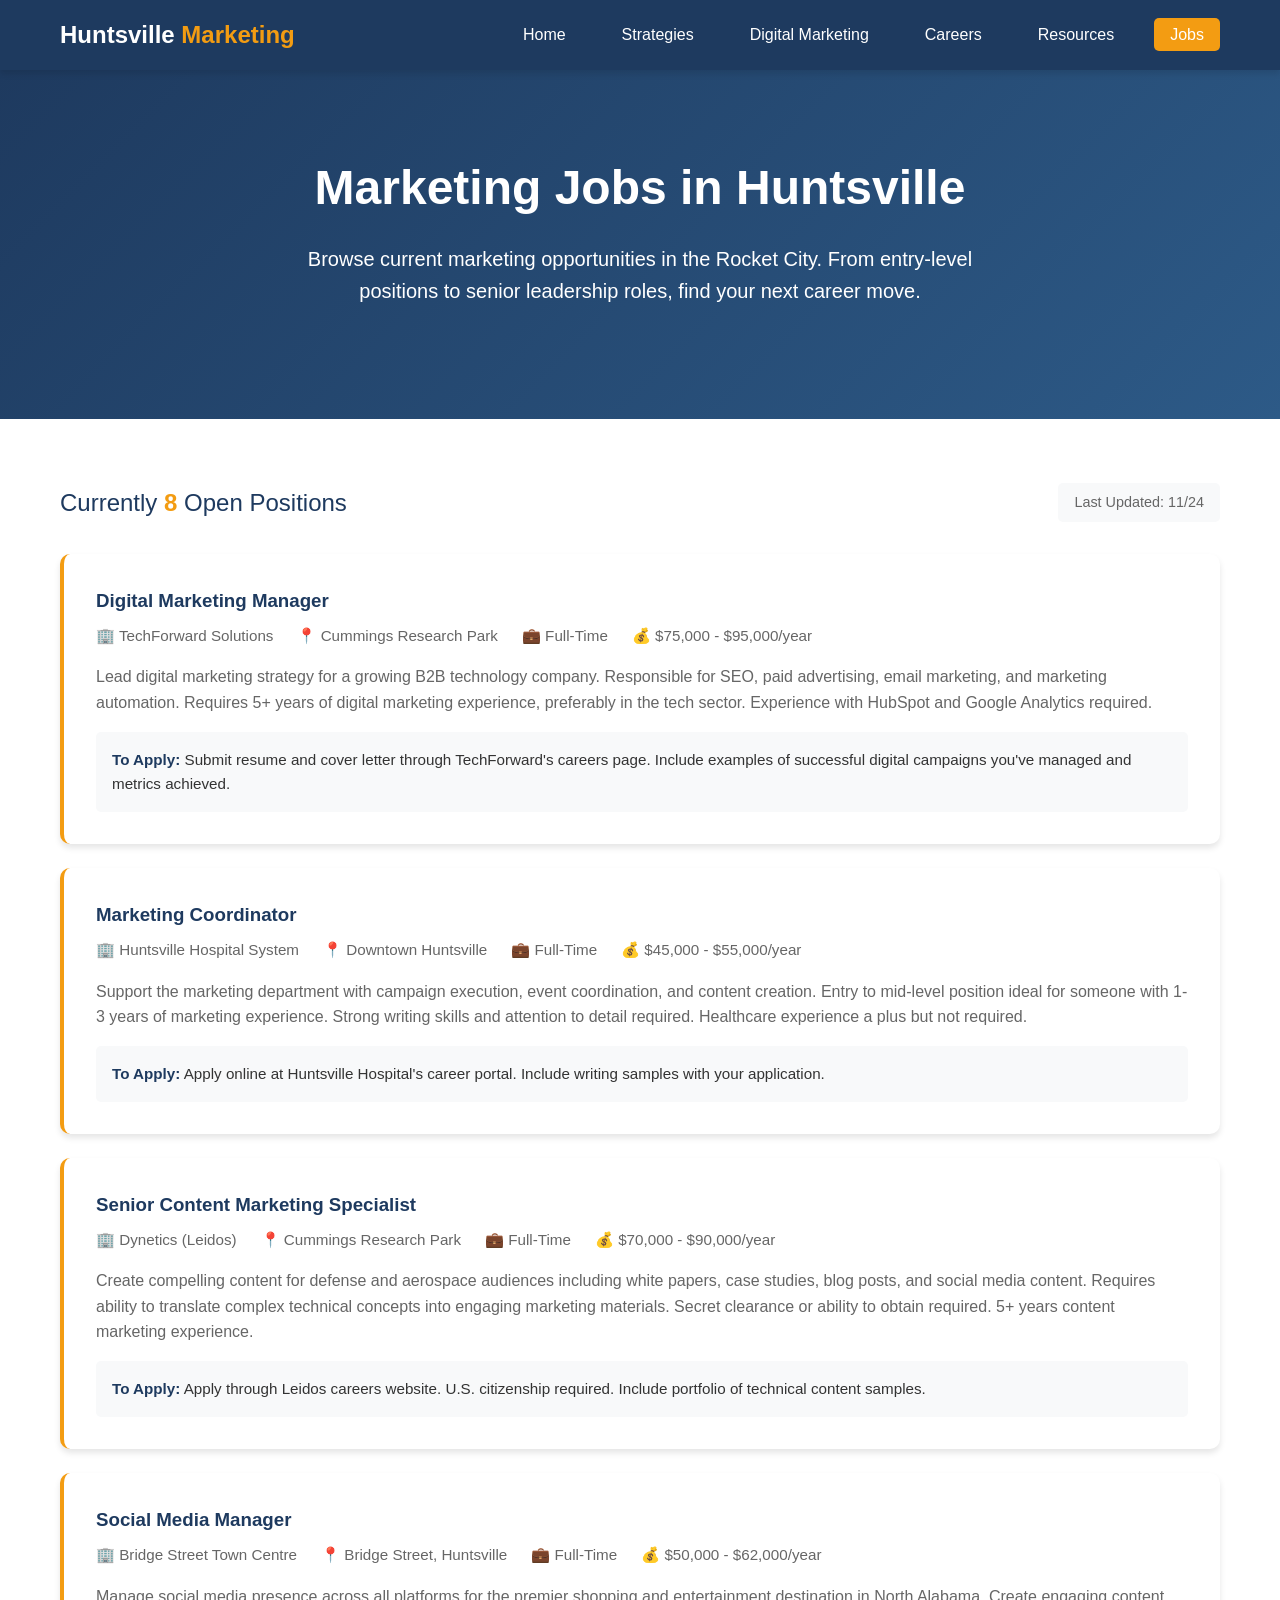
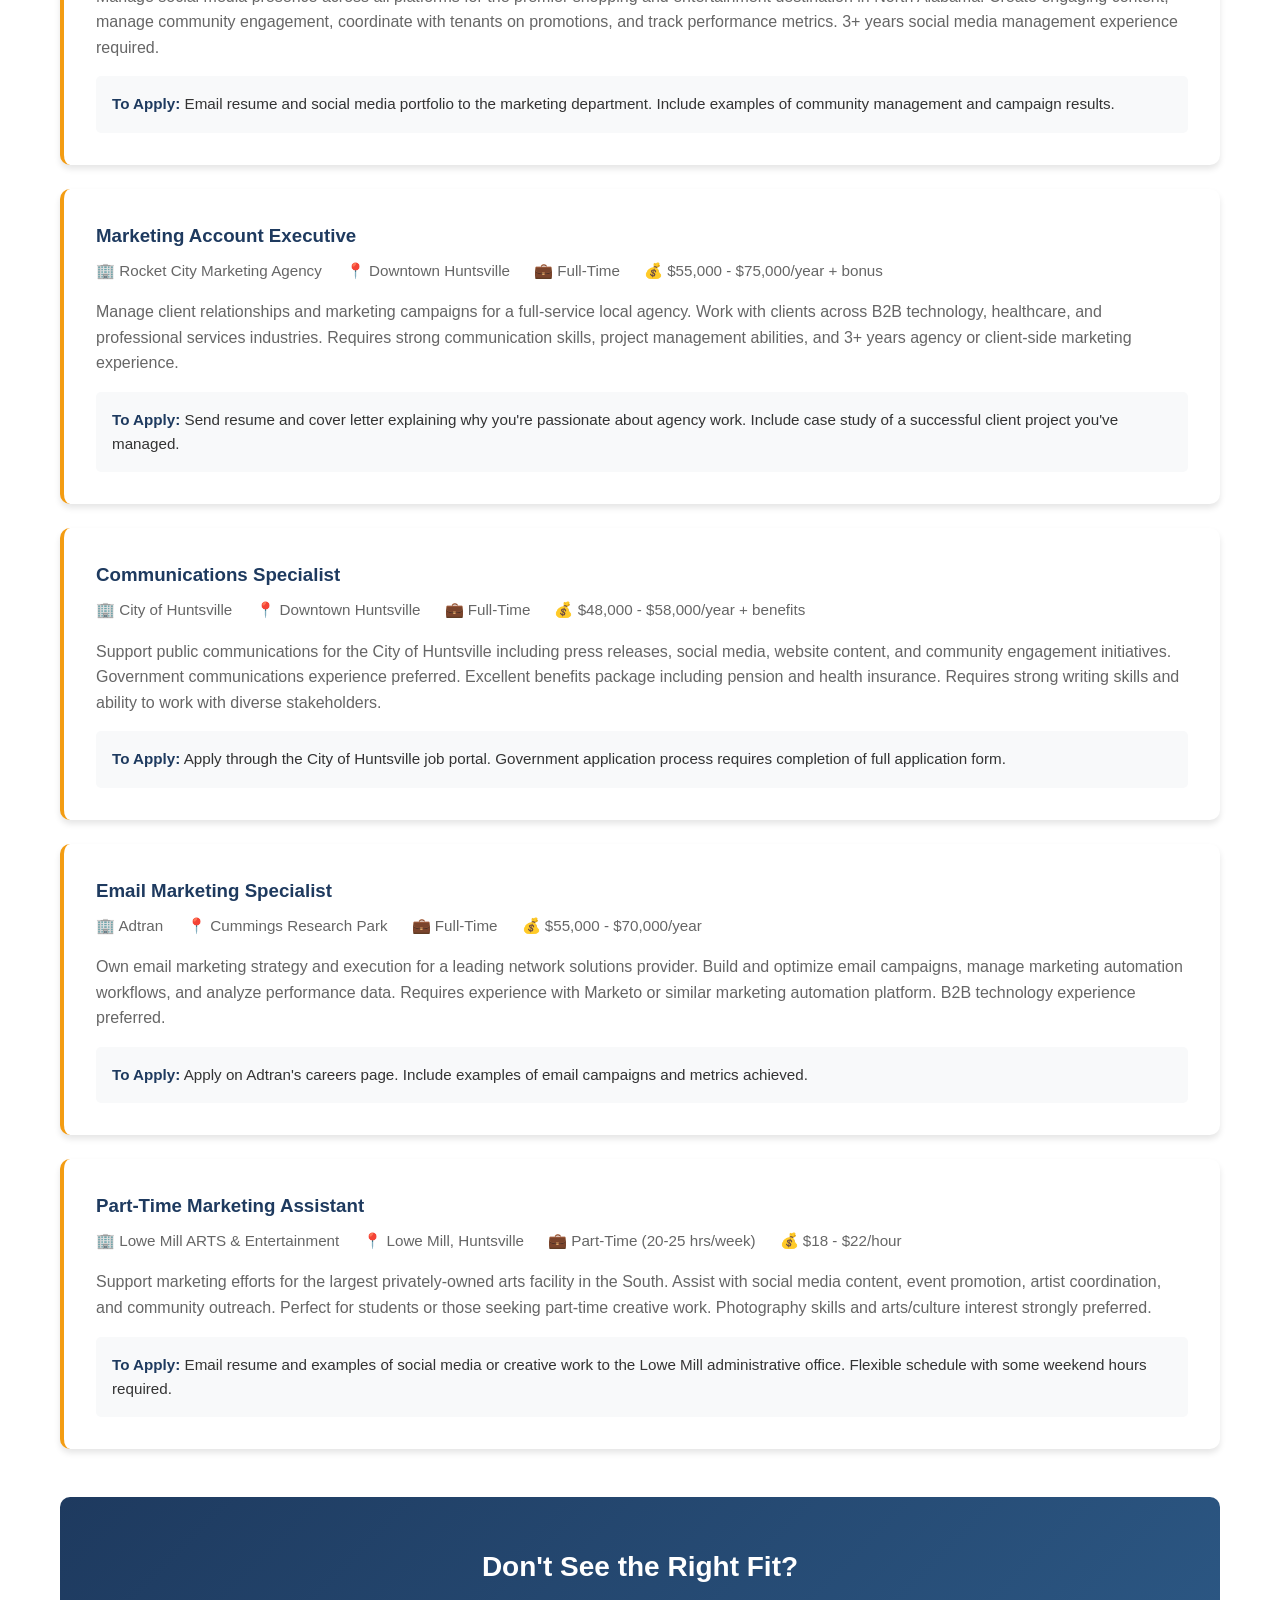
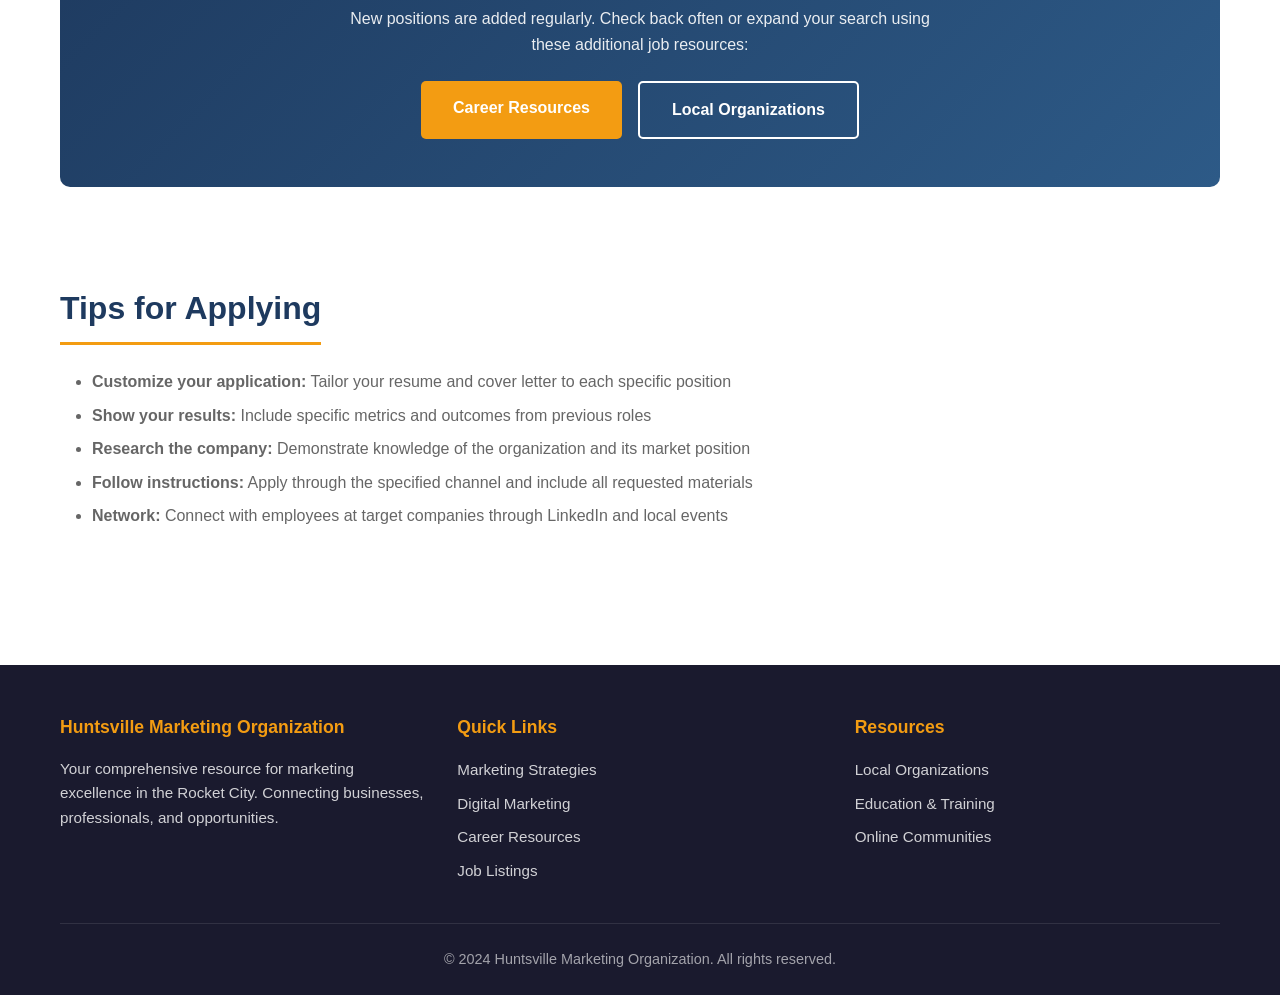
<file: jobs.html>
<!DOCTYPE html>
<html lang="en">
<head>
    <meta charset="UTF-8">
    <meta name="viewport" content="width=device-width, initial-scale=1.0">
    <meta name="description" content="Marketing job listings in Huntsville, Alabama - find your next marketing career opportunity in the Rocket City">
    <title>Marketing Jobs | Huntsville Marketing Organization</title>
    <link rel="stylesheet" href="css/styles.css">
</head>
<body>
    <!-- Header -->
    <header>
        <div class="container">
            <a href="index.html" class="logo">Huntsville <span>Marketing</span></a>
            <button class="nav-toggle" aria-label="Toggle navigation">&#9776;</button>
            <nav>
                <ul>
                    <li><a href="index.html">Home</a></li>
                    <li><a href="strategies.html">Strategies</a></li>
                    <li><a href="digital-marketing.html">Digital Marketing</a></li>
                    <li><a href="careers.html">Careers</a></li>
                    <li><a href="resources.html">Resources</a></li>
                    <li><a href="jobs.html" class="active">Jobs</a></li>
                </ul>
            </nav>
        </div>
    </header>

    <!-- Hero Section -->
    <section class="hero">
        <div class="container">
            <h1>Marketing Jobs in Huntsville</h1>
            <p>Browse current marketing opportunities in the Rocket City. From entry-level positions to senior leadership roles, find your next career move.</p>
        </div>
    </section>

    <!-- Job Listings Section -->
    <section>
        <div class="container">
            <div class="job-header">
                <div class="job-count">
                    Currently <span>8</span> Open Positions
                </div>
                <div class="last-updated">
                    Last Updated: 11/24
                </div>
            </div>

            <!-- Job Listing 1 -->
            <div class="job-listing">
                <h3>Digital Marketing Manager</h3>
                <div class="job-meta">
                    <span>&#127970; TechForward Solutions</span>
                    <span>&#128205; Cummings Research Park</span>
                    <span>&#128188; Full-Time</span>
                    <span>&#128176; $75,000 - $95,000/year</span>
                </div>
                <p>Lead digital marketing strategy for a growing B2B technology company. Responsible for SEO, paid advertising, email marketing, and marketing automation. Requires 5+ years of digital marketing experience, preferably in the tech sector. Experience with HubSpot and Google Analytics required.</p>
                <div class="apply-info">
                    <strong>To Apply:</strong> Submit resume and cover letter through TechForward's careers page. Include examples of successful digital campaigns you've managed and metrics achieved.
                </div>
            </div>

            <!-- Job Listing 2 -->
            <div class="job-listing">
                <h3>Marketing Coordinator</h3>
                <div class="job-meta">
                    <span>&#127970; Huntsville Hospital System</span>
                    <span>&#128205; Downtown Huntsville</span>
                    <span>&#128188; Full-Time</span>
                    <span>&#128176; $45,000 - $55,000/year</span>
                </div>
                <p>Support the marketing department with campaign execution, event coordination, and content creation. Entry to mid-level position ideal for someone with 1-3 years of marketing experience. Strong writing skills and attention to detail required. Healthcare experience a plus but not required.</p>
                <div class="apply-info">
                    <strong>To Apply:</strong> Apply online at Huntsville Hospital's career portal. Include writing samples with your application.
                </div>
            </div>

            <!-- Job Listing 3 -->
            <div class="job-listing">
                <h3>Senior Content Marketing Specialist</h3>
                <div class="job-meta">
                    <span>&#127970; Dynetics (Leidos)</span>
                    <span>&#128205; Cummings Research Park</span>
                    <span>&#128188; Full-Time</span>
                    <span>&#128176; $70,000 - $90,000/year</span>
                </div>
                <p>Create compelling content for defense and aerospace audiences including white papers, case studies, blog posts, and social media content. Requires ability to translate complex technical concepts into engaging marketing materials. Secret clearance or ability to obtain required. 5+ years content marketing experience.</p>
                <div class="apply-info">
                    <strong>To Apply:</strong> Apply through Leidos careers website. U.S. citizenship required. Include portfolio of technical content samples.
                </div>
            </div>

            <!-- Job Listing 4 -->
            <div class="job-listing">
                <h3>Social Media Manager</h3>
                <div class="job-meta">
                    <span>&#127970; Bridge Street Town Centre</span>
                    <span>&#128205; Bridge Street, Huntsville</span>
                    <span>&#128188; Full-Time</span>
                    <span>&#128176; $50,000 - $62,000/year</span>
                </div>
                <p>Manage social media presence across all platforms for the premier shopping and entertainment destination in North Alabama. Create engaging content, manage community engagement, coordinate with tenants on promotions, and track performance metrics. 3+ years social media management experience required.</p>
                <div class="apply-info">
                    <strong>To Apply:</strong> Email resume and social media portfolio to the marketing department. Include examples of community management and campaign results.
                </div>
            </div>

            <!-- Job Listing 5 -->
            <div class="job-listing">
                <h3>Marketing Account Executive</h3>
                <div class="job-meta">
                    <span>&#127970; Rocket City Marketing Agency</span>
                    <span>&#128205; Downtown Huntsville</span>
                    <span>&#128188; Full-Time</span>
                    <span>&#128176; $55,000 - $75,000/year + bonus</span>
                </div>
                <p>Manage client relationships and marketing campaigns for a full-service local agency. Work with clients across B2B technology, healthcare, and professional services industries. Requires strong communication skills, project management abilities, and 3+ years agency or client-side marketing experience.</p>
                <div class="apply-info">
                    <strong>To Apply:</strong> Send resume and cover letter explaining why you're passionate about agency work. Include case study of a successful client project you've managed.
                </div>
            </div>

            <!-- Job Listing 6 -->
            <div class="job-listing">
                <h3>Communications Specialist</h3>
                <div class="job-meta">
                    <span>&#127970; City of Huntsville</span>
                    <span>&#128205; Downtown Huntsville</span>
                    <span>&#128188; Full-Time</span>
                    <span>&#128176; $48,000 - $58,000/year + benefits</span>
                </div>
                <p>Support public communications for the City of Huntsville including press releases, social media, website content, and community engagement initiatives. Government communications experience preferred. Excellent benefits package including pension and health insurance. Requires strong writing skills and ability to work with diverse stakeholders.</p>
                <div class="apply-info">
                    <strong>To Apply:</strong> Apply through the City of Huntsville job portal. Government application process requires completion of full application form.
                </div>
            </div>

            <!-- Job Listing 7 -->
            <div class="job-listing">
                <h3>Email Marketing Specialist</h3>
                <div class="job-meta">
                    <span>&#127970; Adtran</span>
                    <span>&#128205; Cummings Research Park</span>
                    <span>&#128188; Full-Time</span>
                    <span>&#128176; $55,000 - $70,000/year</span>
                </div>
                <p>Own email marketing strategy and execution for a leading network solutions provider. Build and optimize email campaigns, manage marketing automation workflows, and analyze performance data. Requires experience with Marketo or similar marketing automation platform. B2B technology experience preferred.</p>
                <div class="apply-info">
                    <strong>To Apply:</strong> Apply on Adtran's careers page. Include examples of email campaigns and metrics achieved.
                </div>
            </div>

            <!-- Job Listing 8 -->
            <div class="job-listing">
                <h3>Part-Time Marketing Assistant</h3>
                <div class="job-meta">
                    <span>&#127970; Lowe Mill ARTS & Entertainment</span>
                    <span>&#128205; Lowe Mill, Huntsville</span>
                    <span>&#128188; Part-Time (20-25 hrs/week)</span>
                    <span>&#128176; $18 - $22/hour</span>
                </div>
                <p>Support marketing efforts for the largest privately-owned arts facility in the South. Assist with social media content, event promotion, artist coordination, and community outreach. Perfect for students or those seeking part-time creative work. Photography skills and arts/culture interest strongly preferred.</p>
                <div class="apply-info">
                    <strong>To Apply:</strong> Email resume and examples of social media or creative work to the Lowe Mill administrative office. Flexible schedule with some weekend hours required.
                </div>
            </div>

            <!-- Additional Resources -->
            <div class="callout" style="margin-top: 3rem;">
                <h3>Don't See the Right Fit?</h3>
                <p>New positions are added regularly. Check back often or expand your search using these additional job resources:</p>
                <div style="display: flex; gap: 1rem; justify-content: center; flex-wrap: wrap; margin-top: 1.5rem;">
                    <a href="careers.html" class="btn btn-primary">Career Resources</a>
                    <a href="resources.html" class="btn btn-secondary">Local Organizations</a>
                </div>
            </div>

            <!-- Job Search Tips -->
            <div class="content-section" style="margin-top: 3rem;">
                <h2>Tips for Applying</h2>
                <ul>
                    <li><strong>Customize your application:</strong> Tailor your resume and cover letter to each specific position</li>
                    <li><strong>Show your results:</strong> Include specific metrics and outcomes from previous roles</li>
                    <li><strong>Research the company:</strong> Demonstrate knowledge of the organization and its market position</li>
                    <li><strong>Follow instructions:</strong> Apply through the specified channel and include all requested materials</li>
                    <li><strong>Network:</strong> Connect with employees at target companies through LinkedIn and local events</li>
                </ul>
            </div>
        </div>
    </section>

    <!-- Footer -->
    <footer>
        <div class="container">
            <div class="footer-content">
                <div class="footer-section">
                    <h4>Huntsville Marketing Organization</h4>
                    <p>Your comprehensive resource for marketing excellence in the Rocket City. Connecting businesses, professionals, and opportunities.</p>
                </div>
                <div class="footer-section">
                    <h4>Quick Links</h4>
                    <ul>
                        <li><a href="strategies.html">Marketing Strategies</a></li>
                        <li><a href="digital-marketing.html">Digital Marketing</a></li>
                        <li><a href="careers.html">Career Resources</a></li>
                        <li><a href="jobs.html">Job Listings</a></li>
                    </ul>
                </div>
                <div class="footer-section">
                    <h4>Resources</h4>
                    <ul>
                        <li><a href="resources.html">Local Organizations</a></li>
                        <li><a href="resources.html#education">Education & Training</a></li>
                        <li><a href="resources.html#community">Online Communities</a></li>
                    </ul>
                </div>
            </div>
            <div class="footer-bottom">
                <p>&copy; 2024 Huntsville Marketing Organization. All rights reserved.</p>
            </div>
        </div>
    </footer>

    <!-- Mobile Navigation Script -->
    <script>
        document.querySelector('.nav-toggle').addEventListener('click', function() {
            document.querySelector('nav').classList.toggle('active');
        });
    </script>
</body>
</html>
</file>
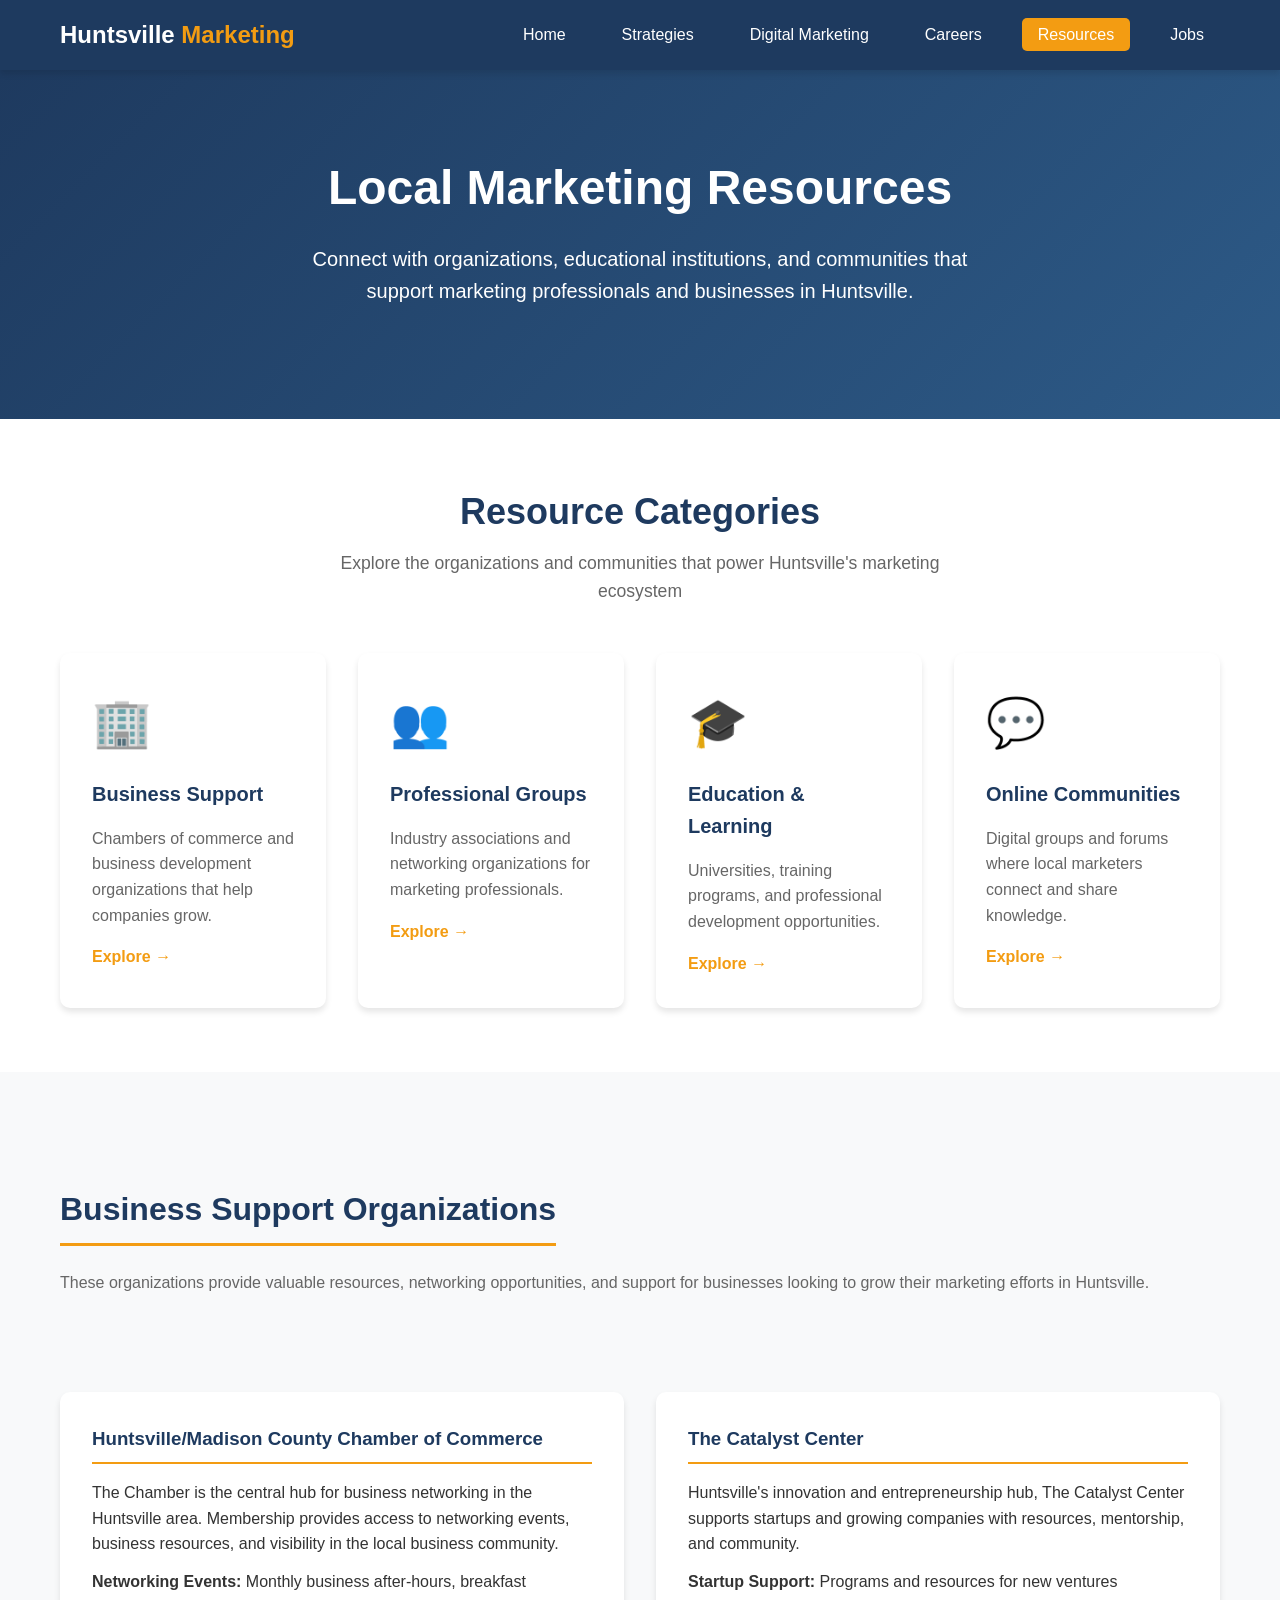
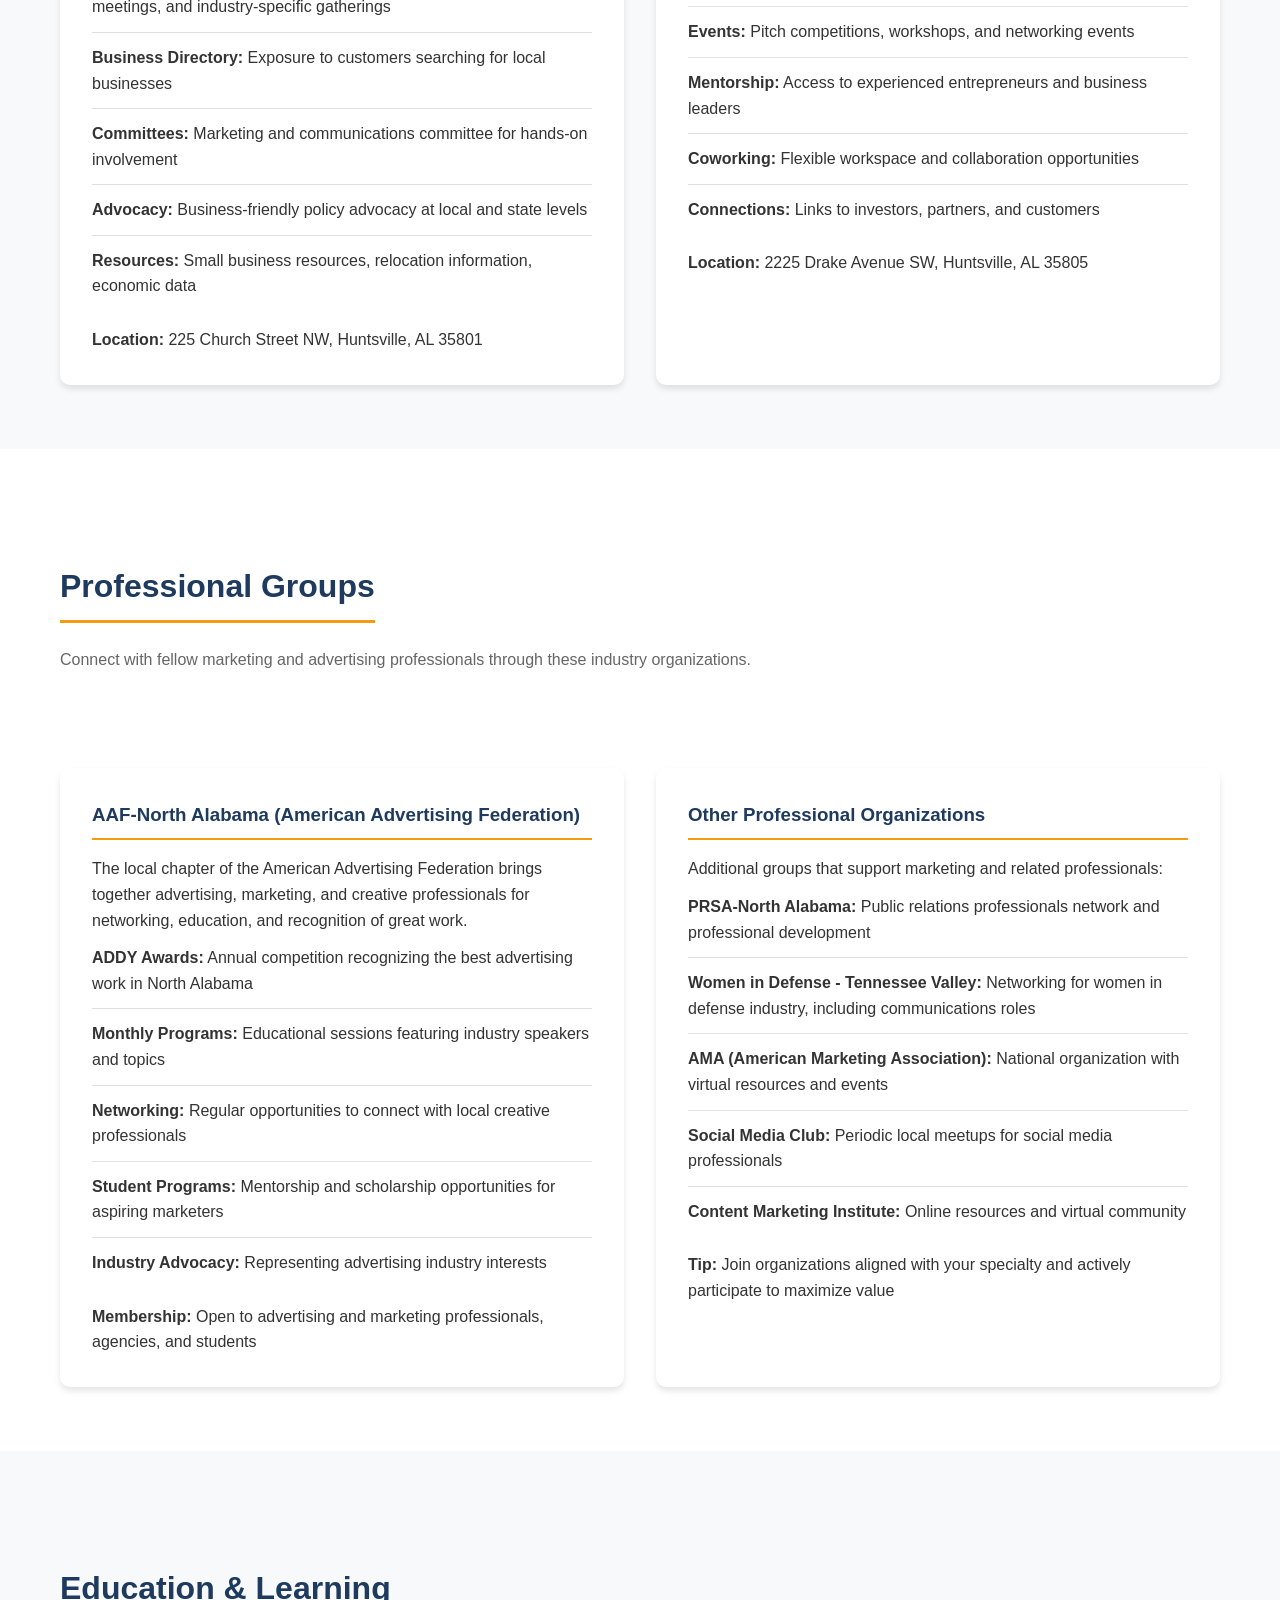
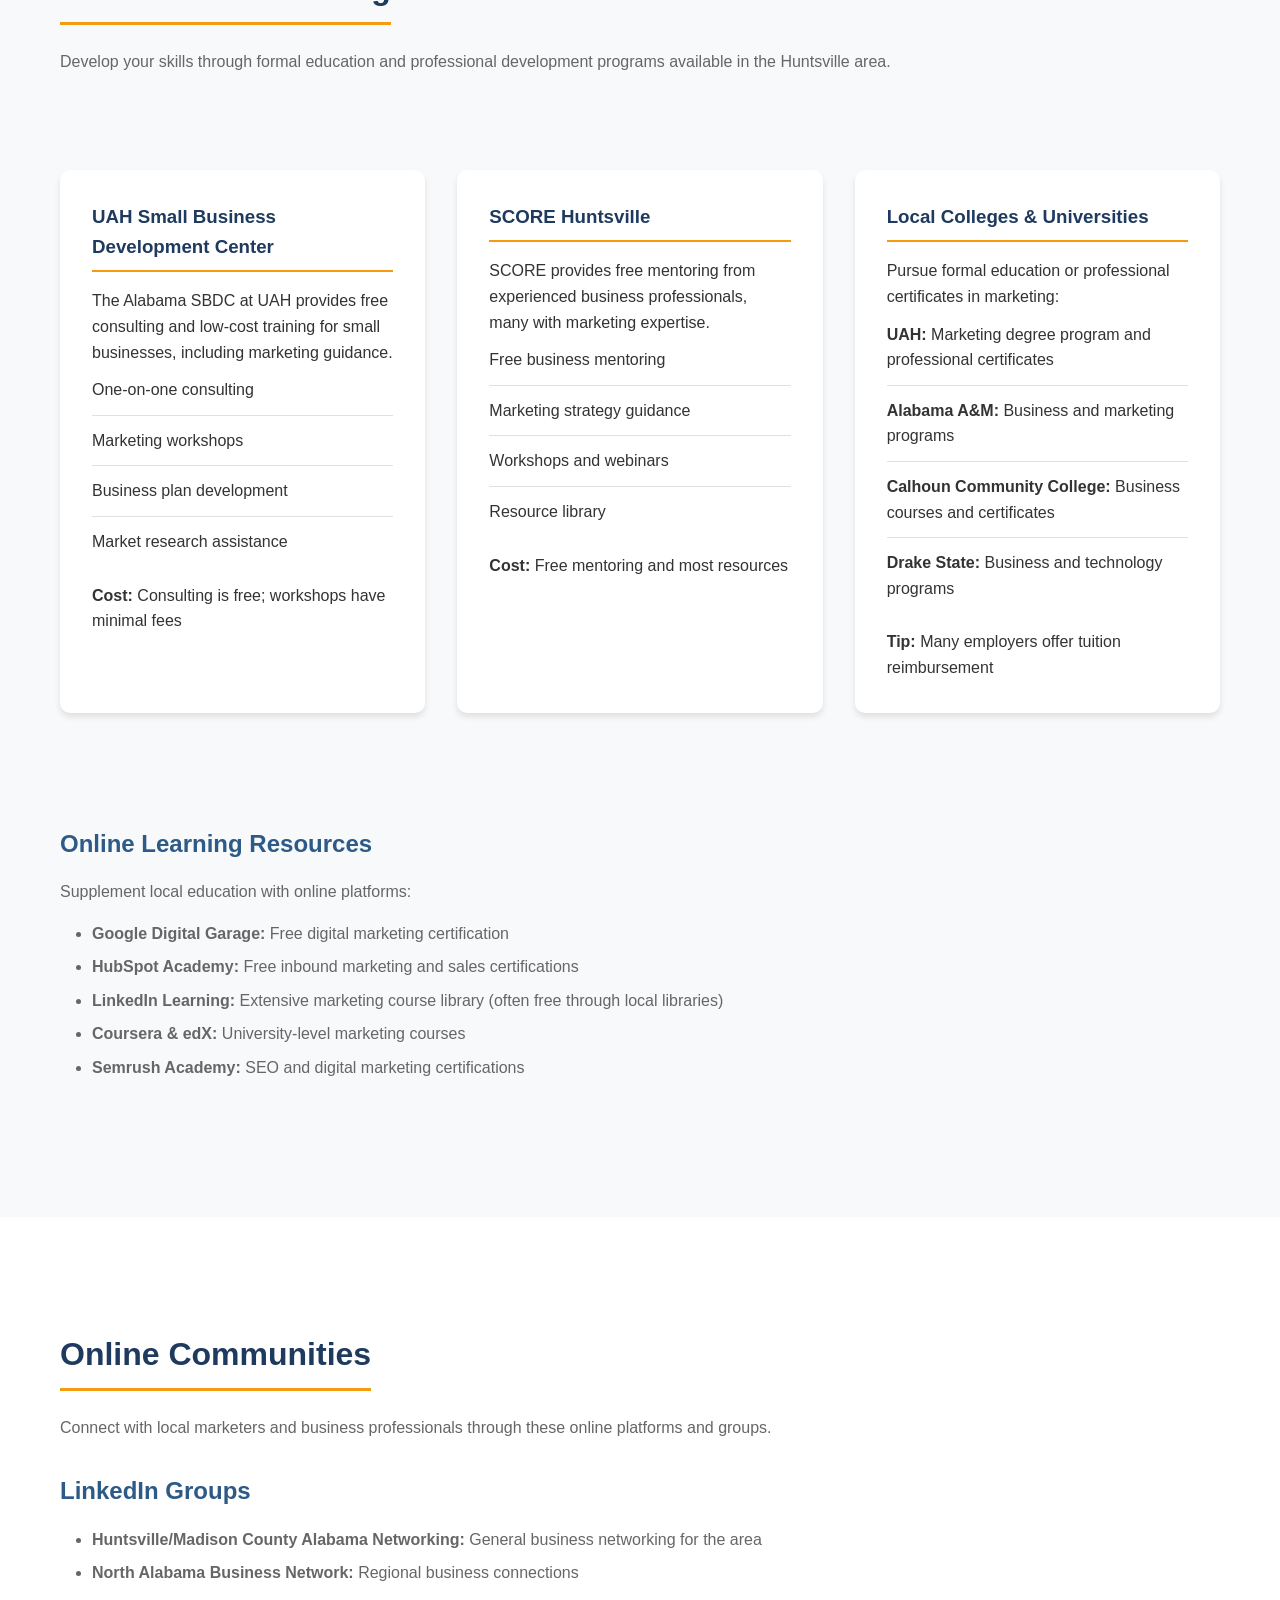
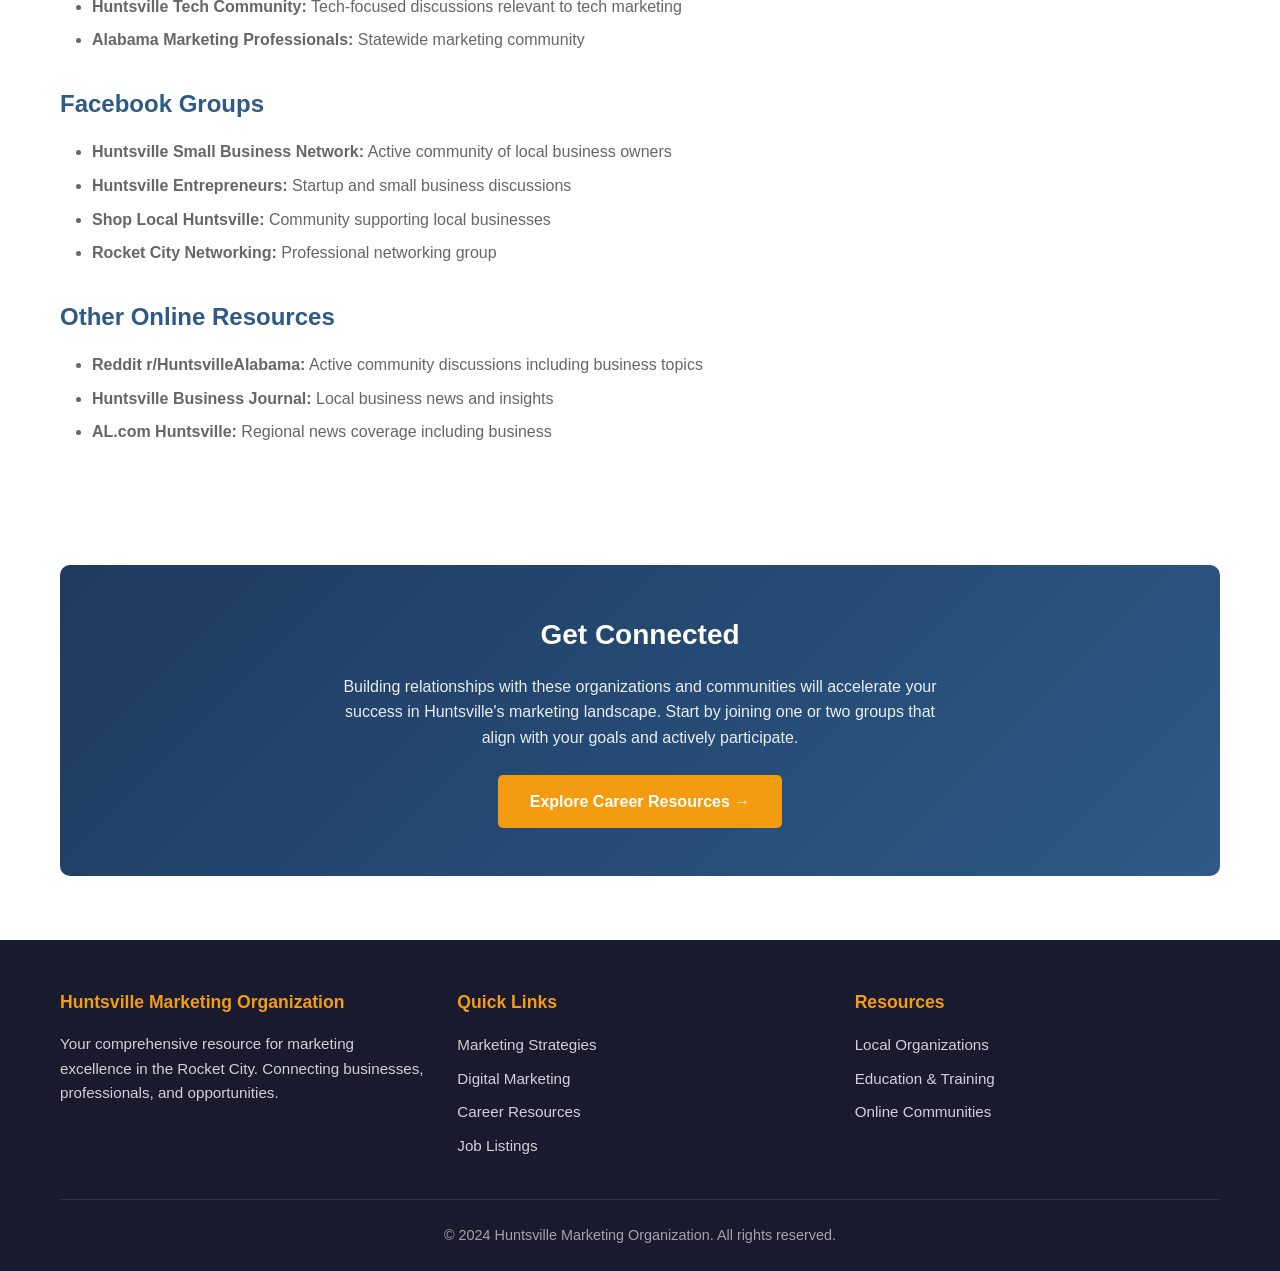
<file: resources.html>
<!DOCTYPE html>
<html lang="en">
<head>
    <meta charset="UTF-8">
    <meta name="viewport" content="width=device-width, initial-scale=1.0">
    <meta name="description" content="Marketing resources in Huntsville - business organizations, professional groups, educational institutions, and online communities">
    <title>Resources | Huntsville Marketing Organization</title>
    <link rel="stylesheet" href="css/styles.css">
</head>
<body>
    <!-- Header -->
    <header>
        <div class="container">
            <a href="index.html" class="logo">Huntsville <span>Marketing</span></a>
            <button class="nav-toggle" aria-label="Toggle navigation">&#9776;</button>
            <nav>
                <ul>
                    <li><a href="index.html">Home</a></li>
                    <li><a href="strategies.html">Strategies</a></li>
                    <li><a href="digital-marketing.html">Digital Marketing</a></li>
                    <li><a href="careers.html">Careers</a></li>
                    <li><a href="resources.html" class="active">Resources</a></li>
                    <li><a href="jobs.html">Jobs</a></li>
                </ul>
            </nav>
        </div>
    </header>

    <!-- Hero Section -->
    <section class="hero">
        <div class="container">
            <h1>Local Marketing Resources</h1>
            <p>Connect with organizations, educational institutions, and communities that support marketing professionals and businesses in Huntsville.</p>
        </div>
    </section>

    <!-- Overview Grid -->
    <section>
        <div class="container">
            <div class="section-title">
                <h2>Resource Categories</h2>
                <p>Explore the organizations and communities that power Huntsville's marketing ecosystem</p>
            </div>
            <div class="grid grid-4">
                <div class="card">
                    <span class="card-icon">&#127970;</span>
                    <h3>Business Support</h3>
                    <p>Chambers of commerce and business development organizations that help companies grow.</p>
                    <a href="#business-support">Explore &rarr;</a>
                </div>
                <div class="card">
                    <span class="card-icon">&#128101;</span>
                    <h3>Professional Groups</h3>
                    <p>Industry associations and networking organizations for marketing professionals.</p>
                    <a href="#professional">Explore &rarr;</a>
                </div>
                <div class="card">
                    <span class="card-icon">&#127891;</span>
                    <h3>Education & Learning</h3>
                    <p>Universities, training programs, and professional development opportunities.</p>
                    <a href="#education">Explore &rarr;</a>
                </div>
                <div class="card">
                    <span class="card-icon">&#128172;</span>
                    <h3>Online Communities</h3>
                    <p>Digital groups and forums where local marketers connect and share knowledge.</p>
                    <a href="#community">Explore &rarr;</a>
                </div>
            </div>
        </div>
    </section>

    <!-- Business Support Organizations -->
    <section id="business-support">
        <div class="container">
            <div class="content-section">
                <h2>Business Support Organizations</h2>
                <p>These organizations provide valuable resources, networking opportunities, and support for businesses looking to grow their marketing efforts in Huntsville.</p>
            </div>
            <div class="grid grid-2" style="margin-top: 2rem;">
                <div class="resource-card">
                    <h3>Huntsville/Madison County Chamber of Commerce</h3>
                    <p>The Chamber is the central hub for business networking in the Huntsville area. Membership provides access to networking events, business resources, and visibility in the local business community.</p>
                    <ul>
                        <li><strong>Networking Events:</strong> Monthly business after-hours, breakfast meetings, and industry-specific gatherings</li>
                        <li><strong>Business Directory:</strong> Exposure to customers searching for local businesses</li>
                        <li><strong>Committees:</strong> Marketing and communications committee for hands-on involvement</li>
                        <li><strong>Advocacy:</strong> Business-friendly policy advocacy at local and state levels</li>
                        <li><strong>Resources:</strong> Small business resources, relocation information, economic data</li>
                    </ul>
                    <p style="margin-top: 1rem;"><strong>Location:</strong> 225 Church Street NW, Huntsville, AL 35801</p>
                </div>
                <div class="resource-card">
                    <h3>The Catalyst Center</h3>
                    <p>Huntsville's innovation and entrepreneurship hub, The Catalyst Center supports startups and growing companies with resources, mentorship, and community.</p>
                    <ul>
                        <li><strong>Startup Support:</strong> Programs and resources for new ventures</li>
                        <li><strong>Events:</strong> Pitch competitions, workshops, and networking events</li>
                        <li><strong>Mentorship:</strong> Access to experienced entrepreneurs and business leaders</li>
                        <li><strong>Coworking:</strong> Flexible workspace and collaboration opportunities</li>
                        <li><strong>Connections:</strong> Links to investors, partners, and customers</li>
                    </ul>
                    <p style="margin-top: 1rem;"><strong>Location:</strong> 2225 Drake Avenue SW, Huntsville, AL 35805</p>
                </div>
            </div>
        </div>
    </section>

    <!-- Professional Groups -->
    <section id="professional">
        <div class="container">
            <div class="content-section">
                <h2>Professional Groups</h2>
                <p>Connect with fellow marketing and advertising professionals through these industry organizations.</p>
            </div>
            <div class="grid grid-2" style="margin-top: 2rem;">
                <div class="resource-card">
                    <h3>AAF-North Alabama (American Advertising Federation)</h3>
                    <p>The local chapter of the American Advertising Federation brings together advertising, marketing, and creative professionals for networking, education, and recognition of great work.</p>
                    <ul>
                        <li><strong>ADDY Awards:</strong> Annual competition recognizing the best advertising work in North Alabama</li>
                        <li><strong>Monthly Programs:</strong> Educational sessions featuring industry speakers and topics</li>
                        <li><strong>Networking:</strong> Regular opportunities to connect with local creative professionals</li>
                        <li><strong>Student Programs:</strong> Mentorship and scholarship opportunities for aspiring marketers</li>
                        <li><strong>Industry Advocacy:</strong> Representing advertising industry interests</li>
                    </ul>
                    <p style="margin-top: 1rem;"><strong>Membership:</strong> Open to advertising and marketing professionals, agencies, and students</p>
                </div>
                <div class="resource-card">
                    <h3>Other Professional Organizations</h3>
                    <p>Additional groups that support marketing and related professionals:</p>
                    <ul>
                        <li><strong>PRSA-North Alabama:</strong> Public relations professionals network and professional development</li>
                        <li><strong>Women in Defense - Tennessee Valley:</strong> Networking for women in defense industry, including communications roles</li>
                        <li><strong>AMA (American Marketing Association):</strong> National organization with virtual resources and events</li>
                        <li><strong>Social Media Club:</strong> Periodic local meetups for social media professionals</li>
                        <li><strong>Content Marketing Institute:</strong> Online resources and virtual community</li>
                    </ul>
                    <p style="margin-top: 1rem;"><strong>Tip:</strong> Join organizations aligned with your specialty and actively participate to maximize value</p>
                </div>
            </div>
        </div>
    </section>

    <!-- Education & Learning -->
    <section id="education">
        <div class="container">
            <div class="content-section">
                <h2>Education & Learning</h2>
                <p>Develop your skills through formal education and professional development programs available in the Huntsville area.</p>
            </div>
            <div class="grid grid-3" style="margin-top: 2rem;">
                <div class="resource-card">
                    <h3>UAH Small Business Development Center</h3>
                    <p>The Alabama SBDC at UAH provides free consulting and low-cost training for small businesses, including marketing guidance.</p>
                    <ul>
                        <li>One-on-one consulting</li>
                        <li>Marketing workshops</li>
                        <li>Business plan development</li>
                        <li>Market research assistance</li>
                    </ul>
                    <p style="margin-top: 1rem;"><strong>Cost:</strong> Consulting is free; workshops have minimal fees</p>
                </div>
                <div class="resource-card">
                    <h3>SCORE Huntsville</h3>
                    <p>SCORE provides free mentoring from experienced business professionals, many with marketing expertise.</p>
                    <ul>
                        <li>Free business mentoring</li>
                        <li>Marketing strategy guidance</li>
                        <li>Workshops and webinars</li>
                        <li>Resource library</li>
                    </ul>
                    <p style="margin-top: 1rem;"><strong>Cost:</strong> Free mentoring and most resources</p>
                </div>
                <div class="resource-card">
                    <h3>Local Colleges & Universities</h3>
                    <p>Pursue formal education or professional certificates in marketing:</p>
                    <ul>
                        <li><strong>UAH:</strong> Marketing degree program and professional certificates</li>
                        <li><strong>Alabama A&M:</strong> Business and marketing programs</li>
                        <li><strong>Calhoun Community College:</strong> Business courses and certificates</li>
                        <li><strong>Drake State:</strong> Business and technology programs</li>
                    </ul>
                    <p style="margin-top: 1rem;"><strong>Tip:</strong> Many employers offer tuition reimbursement</p>
                </div>
            </div>
            <div class="content-section" style="margin-top: 2rem;">
                <h3>Online Learning Resources</h3>
                <p>Supplement local education with online platforms:</p>
                <ul>
                    <li><strong>Google Digital Garage:</strong> Free digital marketing certification</li>
                    <li><strong>HubSpot Academy:</strong> Free inbound marketing and sales certifications</li>
                    <li><strong>LinkedIn Learning:</strong> Extensive marketing course library (often free through local libraries)</li>
                    <li><strong>Coursera & edX:</strong> University-level marketing courses</li>
                    <li><strong>Semrush Academy:</strong> SEO and digital marketing certifications</li>
                </ul>
            </div>
        </div>
    </section>

    <!-- Online Communities -->
    <section id="community">
        <div class="container">
            <div class="content-section">
                <h2>Online Communities</h2>
                <p>Connect with local marketers and business professionals through these online platforms and groups.</p>

                <h3>LinkedIn Groups</h3>
                <ul>
                    <li><strong>Huntsville/Madison County Alabama Networking:</strong> General business networking for the area</li>
                    <li><strong>North Alabama Business Network:</strong> Regional business connections</li>
                    <li><strong>Huntsville Tech Community:</strong> Tech-focused discussions relevant to tech marketing</li>
                    <li><strong>Alabama Marketing Professionals:</strong> Statewide marketing community</li>
                </ul>

                <h3>Facebook Groups</h3>
                <ul>
                    <li><strong>Huntsville Small Business Network:</strong> Active community of local business owners</li>
                    <li><strong>Huntsville Entrepreneurs:</strong> Startup and small business discussions</li>
                    <li><strong>Shop Local Huntsville:</strong> Community supporting local businesses</li>
                    <li><strong>Rocket City Networking:</strong> Professional networking group</li>
                </ul>

                <h3>Other Online Resources</h3>
                <ul>
                    <li><strong>Reddit r/HuntsvilleAlabama:</strong> Active community discussions including business topics</li>
                    <li><strong>Huntsville Business Journal:</strong> Local business news and insights</li>
                    <li><strong>AL.com Huntsville:</strong> Regional news coverage including business</li>
                </ul>
            </div>

            <div class="callout">
                <h3>Get Connected</h3>
                <p>Building relationships with these organizations and communities will accelerate your success in Huntsville's marketing landscape. Start by joining one or two groups that align with your goals and actively participate.</p>
                <a href="careers.html" class="btn btn-primary">Explore Career Resources &rarr;</a>
            </div>
        </div>
    </section>

    <!-- Footer -->
    <footer>
        <div class="container">
            <div class="footer-content">
                <div class="footer-section">
                    <h4>Huntsville Marketing Organization</h4>
                    <p>Your comprehensive resource for marketing excellence in the Rocket City. Connecting businesses, professionals, and opportunities.</p>
                </div>
                <div class="footer-section">
                    <h4>Quick Links</h4>
                    <ul>
                        <li><a href="strategies.html">Marketing Strategies</a></li>
                        <li><a href="digital-marketing.html">Digital Marketing</a></li>
                        <li><a href="careers.html">Career Resources</a></li>
                        <li><a href="jobs.html">Job Listings</a></li>
                    </ul>
                </div>
                <div class="footer-section">
                    <h4>Resources</h4>
                    <ul>
                        <li><a href="resources.html">Local Organizations</a></li>
                        <li><a href="resources.html#education">Education & Training</a></li>
                        <li><a href="resources.html#community">Online Communities</a></li>
                    </ul>
                </div>
            </div>
            <div class="footer-bottom">
                <p>&copy; 2024 Huntsville Marketing Organization. All rights reserved.</p>
            </div>
        </div>
    </footer>

    <!-- Mobile Navigation Script -->
    <script>
        document.querySelector('.nav-toggle').addEventListener('click', function() {
            document.querySelector('nav').classList.toggle('active');
        });
    </script>
</body>
</html>
</file>
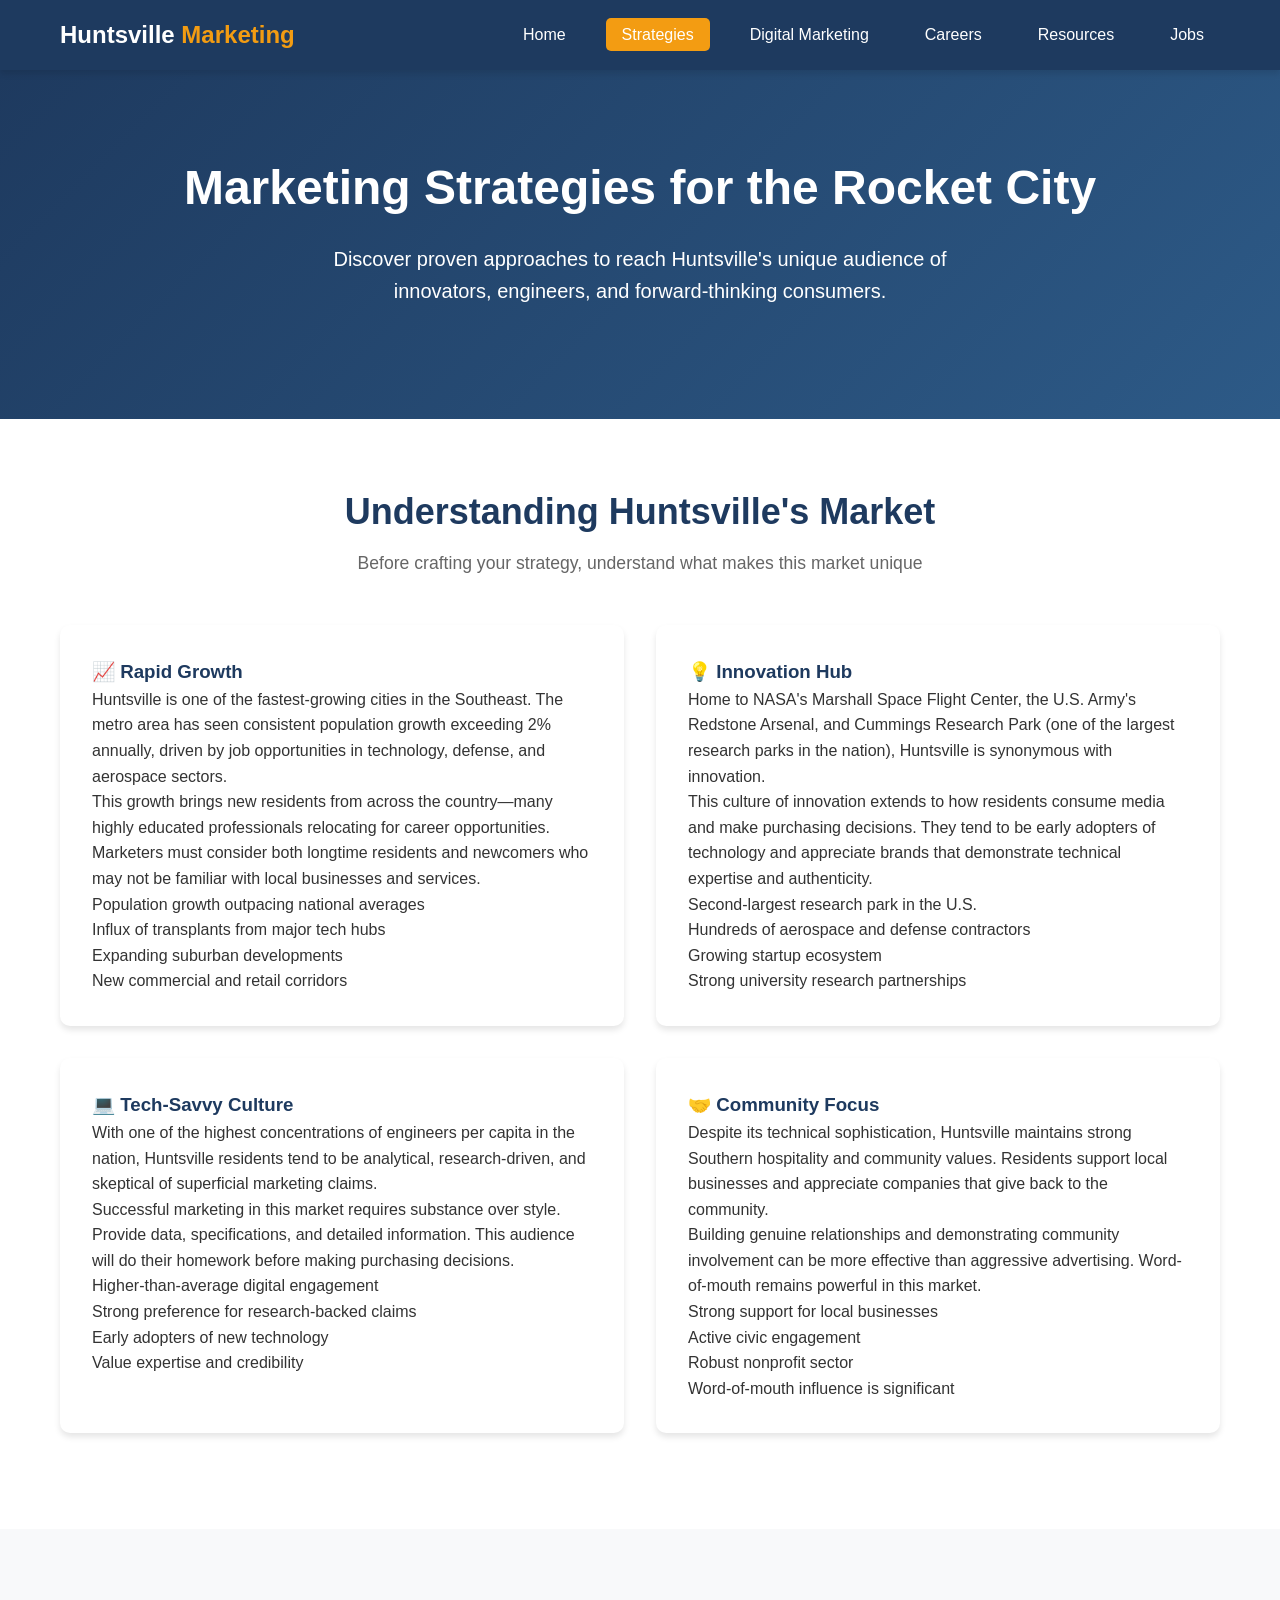
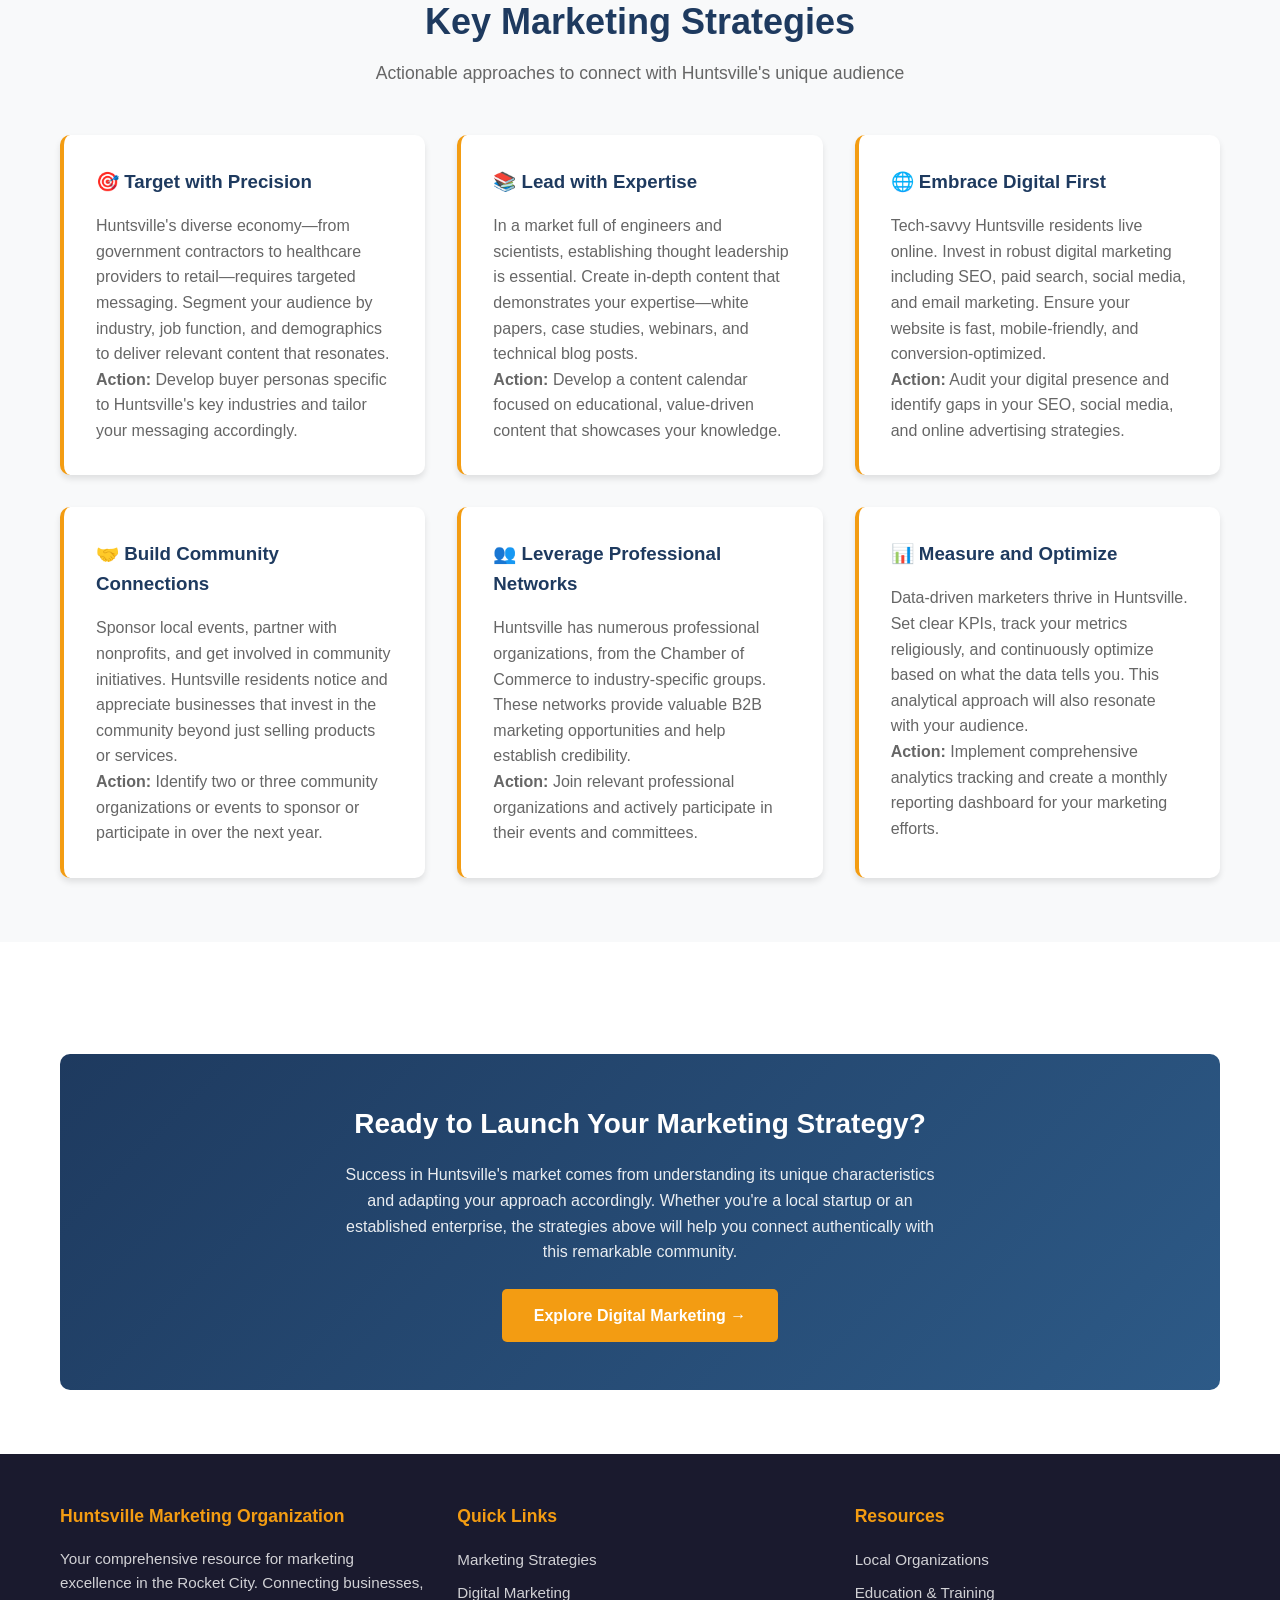
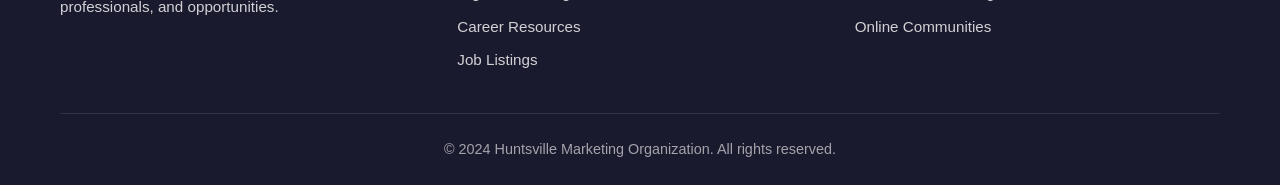
<file: strategies.html>
<!DOCTYPE html>
<html lang="en">
<head>
    <meta charset="UTF-8">
    <meta name="viewport" content="width=device-width, initial-scale=1.0">
    <meta name="description" content="Marketing strategies tailored for Huntsville's unique market - from tech sector targeting to community engagement">
    <title>Marketing Strategies | Huntsville Marketing Organization</title>
    <link rel="stylesheet" href="css/styles.css">
</head>
<body>
    <!-- Header -->
    <header>
        <div class="container">
            <a href="index.html" class="logo">Huntsville <span>Marketing</span></a>
            <button class="nav-toggle" aria-label="Toggle navigation">&#9776;</button>
            <nav>
                <ul>
                    <li><a href="index.html">Home</a></li>
                    <li><a href="strategies.html" class="active">Strategies</a></li>
                    <li><a href="digital-marketing.html">Digital Marketing</a></li>
                    <li><a href="careers.html">Careers</a></li>
                    <li><a href="resources.html">Resources</a></li>
                    <li><a href="jobs.html">Jobs</a></li>
                </ul>
            </nav>
        </div>
    </header>

    <!-- Hero Section -->
    <section class="hero">
        <div class="container">
            <h1>Marketing Strategies for the Rocket City</h1>
            <p>Discover proven approaches to reach Huntsville's unique audience of innovators, engineers, and forward-thinking consumers.</p>
        </div>
    </section>

    <!-- Understanding Huntsville's Market -->
    <section>
        <div class="container">
            <div class="section-title">
                <h2>Understanding Huntsville's Market</h2>
                <p>Before crafting your strategy, understand what makes this market unique</p>
            </div>
            <div class="subsection-grid">
                <div class="subsection">
                    <h3>&#128200; Rapid Growth</h3>
                    <p>Huntsville is one of the fastest-growing cities in the Southeast. The metro area has seen consistent population growth exceeding 2% annually, driven by job opportunities in technology, defense, and aerospace sectors.</p>
                    <p>This growth brings new residents from across the country—many highly educated professionals relocating for career opportunities. Marketers must consider both longtime residents and newcomers who may not be familiar with local businesses and services.</p>
                    <ul>
                        <li>Population growth outpacing national averages</li>
                        <li>Influx of transplants from major tech hubs</li>
                        <li>Expanding suburban developments</li>
                        <li>New commercial and retail corridors</li>
                    </ul>
                </div>
                <div class="subsection">
                    <h3>&#128161; Innovation Hub</h3>
                    <p>Home to NASA's Marshall Space Flight Center, the U.S. Army's Redstone Arsenal, and Cummings Research Park (one of the largest research parks in the nation), Huntsville is synonymous with innovation.</p>
                    <p>This culture of innovation extends to how residents consume media and make purchasing decisions. They tend to be early adopters of technology and appreciate brands that demonstrate technical expertise and authenticity.</p>
                    <ul>
                        <li>Second-largest research park in the U.S.</li>
                        <li>Hundreds of aerospace and defense contractors</li>
                        <li>Growing startup ecosystem</li>
                        <li>Strong university research partnerships</li>
                    </ul>
                </div>
                <div class="subsection">
                    <h3>&#128187; Tech-Savvy Culture</h3>
                    <p>With one of the highest concentrations of engineers per capita in the nation, Huntsville residents tend to be analytical, research-driven, and skeptical of superficial marketing claims.</p>
                    <p>Successful marketing in this market requires substance over style. Provide data, specifications, and detailed information. This audience will do their homework before making purchasing decisions.</p>
                    <ul>
                        <li>Higher-than-average digital engagement</li>
                        <li>Strong preference for research-backed claims</li>
                        <li>Early adopters of new technology</li>
                        <li>Value expertise and credibility</li>
                    </ul>
                </div>
                <div class="subsection">
                    <h3>&#129309; Community Focus</h3>
                    <p>Despite its technical sophistication, Huntsville maintains strong Southern hospitality and community values. Residents support local businesses and appreciate companies that give back to the community.</p>
                    <p>Building genuine relationships and demonstrating community involvement can be more effective than aggressive advertising. Word-of-mouth remains powerful in this market.</p>
                    <ul>
                        <li>Strong support for local businesses</li>
                        <li>Active civic engagement</li>
                        <li>Robust nonprofit sector</li>
                        <li>Word-of-mouth influence is significant</li>
                    </ul>
                </div>
            </div>
        </div>
    </section>

    <!-- Key Marketing Strategies -->
    <section>
        <div class="container">
            <div class="section-title">
                <h2>Key Marketing Strategies</h2>
                <p>Actionable approaches to connect with Huntsville's unique audience</p>
            </div>
            <div class="grid grid-3">
                <div class="strategy-card">
                    <h3>&#127919; Target with Precision</h3>
                    <p>Huntsville's diverse economy—from government contractors to healthcare providers to retail—requires targeted messaging. Segment your audience by industry, job function, and demographics to deliver relevant content that resonates.</p>
                    <p><strong>Action:</strong> Develop buyer personas specific to Huntsville's key industries and tailor your messaging accordingly.</p>
                </div>
                <div class="strategy-card">
                    <h3>&#128218; Lead with Expertise</h3>
                    <p>In a market full of engineers and scientists, establishing thought leadership is essential. Create in-depth content that demonstrates your expertise—white papers, case studies, webinars, and technical blog posts.</p>
                    <p><strong>Action:</strong> Develop a content calendar focused on educational, value-driven content that showcases your knowledge.</p>
                </div>
                <div class="strategy-card">
                    <h3>&#127760; Embrace Digital First</h3>
                    <p>Tech-savvy Huntsville residents live online. Invest in robust digital marketing including SEO, paid search, social media, and email marketing. Ensure your website is fast, mobile-friendly, and conversion-optimized.</p>
                    <p><strong>Action:</strong> Audit your digital presence and identify gaps in your SEO, social media, and online advertising strategies.</p>
                </div>
                <div class="strategy-card">
                    <h3>&#129309; Build Community Connections</h3>
                    <p>Sponsor local events, partner with nonprofits, and get involved in community initiatives. Huntsville residents notice and appreciate businesses that invest in the community beyond just selling products or services.</p>
                    <p><strong>Action:</strong> Identify two or three community organizations or events to sponsor or participate in over the next year.</p>
                </div>
                <div class="strategy-card">
                    <h3>&#128101; Leverage Professional Networks</h3>
                    <p>Huntsville has numerous professional organizations, from the Chamber of Commerce to industry-specific groups. These networks provide valuable B2B marketing opportunities and help establish credibility.</p>
                    <p><strong>Action:</strong> Join relevant professional organizations and actively participate in their events and committees.</p>
                </div>
                <div class="strategy-card">
                    <h3>&#128202; Measure and Optimize</h3>
                    <p>Data-driven marketers thrive in Huntsville. Set clear KPIs, track your metrics religiously, and continuously optimize based on what the data tells you. This analytical approach will also resonate with your audience.</p>
                    <p><strong>Action:</strong> Implement comprehensive analytics tracking and create a monthly reporting dashboard for your marketing efforts.</p>
                </div>
            </div>
        </div>
    </section>

    <!-- Motivational Callout -->
    <section>
        <div class="container">
            <div class="callout">
                <h3>Ready to Launch Your Marketing Strategy?</h3>
                <p>Success in Huntsville's market comes from understanding its unique characteristics and adapting your approach accordingly. Whether you're a local startup or an established enterprise, the strategies above will help you connect authentically with this remarkable community.</p>
                <a href="digital-marketing.html" class="btn btn-primary">Explore Digital Marketing &rarr;</a>
            </div>
        </div>
    </section>

    <!-- Footer -->
    <footer>
        <div class="container">
            <div class="footer-content">
                <div class="footer-section">
                    <h4>Huntsville Marketing Organization</h4>
                    <p>Your comprehensive resource for marketing excellence in the Rocket City. Connecting businesses, professionals, and opportunities.</p>
                </div>
                <div class="footer-section">
                    <h4>Quick Links</h4>
                    <ul>
                        <li><a href="strategies.html">Marketing Strategies</a></li>
                        <li><a href="digital-marketing.html">Digital Marketing</a></li>
                        <li><a href="careers.html">Career Resources</a></li>
                        <li><a href="jobs.html">Job Listings</a></li>
                    </ul>
                </div>
                <div class="footer-section">
                    <h4>Resources</h4>
                    <ul>
                        <li><a href="resources.html">Local Organizations</a></li>
                        <li><a href="resources.html#education">Education & Training</a></li>
                        <li><a href="resources.html#community">Online Communities</a></li>
                    </ul>
                </div>
            </div>
            <div class="footer-bottom">
                <p>&copy; 2024 Huntsville Marketing Organization. All rights reserved.</p>
            </div>
        </div>
    </footer>

    <!-- Mobile Navigation Script -->
    <script>
        document.querySelector('.nav-toggle').addEventListener('click', function() {
            document.querySelector('nav').classList.toggle('active');
        });
    </script>
</body>
</html>
</file>
<file: css/styles.css>
/* Huntsville Marketing Organization - Main Stylesheet */

/* CSS Reset and Base Styles */
* {
    margin: 0;
    padding: 0;
    box-sizing: border-box;
}

:root {
    --primary-color: #1e3a5f;
    --secondary-color: #2d5a87;
    --accent-color: #f39c12;
    --accent-hover: #e67e22;
    --light-bg: #f8f9fa;
    --dark-bg: #1a1a2e;
    --text-dark: #333333;
    --text-light: #666666;
    --white: #ffffff;
    --border-color: #e0e0e0;
    --success-color: #27ae60;
    --shadow: 0 4px 6px rgba(0, 0, 0, 0.1);
    --shadow-hover: 0 8px 15px rgba(0, 0, 0, 0.15);
}

html {
    scroll-behavior: smooth;
}

body {
    font-family: 'Segoe UI', Tahoma, Geneva, Verdana, sans-serif;
    line-height: 1.6;
    color: var(--text-dark);
    background-color: var(--white);
}

a {
    text-decoration: none;
    color: inherit;
}

ul {
    list-style: none;
}

img {
    max-width: 100%;
    height: auto;
}

/* Container */
.container {
    max-width: 1200px;
    margin: 0 auto;
    padding: 0 20px;
}

/* Header & Navigation */
header {
    background: var(--primary-color);
    color: var(--white);
    padding: 1rem 0;
    position: sticky;
    top: 0;
    z-index: 1000;
    box-shadow: var(--shadow);
}

header .container {
    display: flex;
    justify-content: space-between;
    align-items: center;
    flex-wrap: wrap;
}

.logo {
    font-size: 1.5rem;
    font-weight: 700;
    color: var(--white);
}

.logo span {
    color: var(--accent-color);
}

nav ul {
    display: flex;
    gap: 1.5rem;
    flex-wrap: wrap;
}

nav a {
    color: var(--white);
    font-weight: 500;
    padding: 0.5rem 1rem;
    border-radius: 5px;
    transition: background-color 0.3s ease, color 0.3s ease;
}

nav a:hover,
nav a.active {
    background-color: var(--accent-color);
    color: var(--white);
}

/* Mobile Navigation Toggle */
.nav-toggle {
    display: none;
    background: none;
    border: none;
    color: var(--white);
    font-size: 1.5rem;
    cursor: pointer;
}

/* Hero Section */
.hero {
    background: linear-gradient(135deg, var(--primary-color) 0%, var(--secondary-color) 100%);
    color: var(--white);
    padding: 5rem 0;
    text-align: center;
}

.hero h1 {
    font-size: 3rem;
    margin-bottom: 1rem;
    animation: fadeInUp 0.8s ease;
}

.hero p {
    font-size: 1.25rem;
    margin-bottom: 2rem;
    opacity: 0.9;
    max-width: 700px;
    margin-left: auto;
    margin-right: auto;
    animation: fadeInUp 0.8s ease 0.2s both;
}

.hero-ctas {
    display: flex;
    gap: 1rem;
    justify-content: center;
    flex-wrap: wrap;
    animation: fadeInUp 0.8s ease 0.4s both;
}

/* Buttons */
.btn {
    display: inline-block;
    padding: 0.875rem 2rem;
    border-radius: 5px;
    font-weight: 600;
    font-size: 1rem;
    cursor: pointer;
    transition: all 0.3s ease;
    border: none;
}

.btn-primary {
    background-color: var(--accent-color);
    color: var(--white);
}

.btn-primary:hover {
    background-color: var(--accent-hover);
    transform: translateY(-2px);
    box-shadow: var(--shadow-hover);
}

.btn-secondary {
    background-color: transparent;
    color: var(--white);
    border: 2px solid var(--white);
}

.btn-secondary:hover {
    background-color: var(--white);
    color: var(--primary-color);
}

.btn-outline {
    background-color: transparent;
    color: var(--primary-color);
    border: 2px solid var(--primary-color);
}

.btn-outline:hover {
    background-color: var(--primary-color);
    color: var(--white);
}

/* Section Styles */
section {
    padding: 4rem 0;
}

section:nth-child(even) {
    background-color: var(--light-bg);
}

.section-title {
    text-align: center;
    margin-bottom: 3rem;
}

.section-title h2 {
    font-size: 2.25rem;
    color: var(--primary-color);
    margin-bottom: 0.5rem;
}

.section-title p {
    color: var(--text-light);
    font-size: 1.1rem;
    max-width: 600px;
    margin: 0 auto;
}

/* Cards Grid */
.grid {
    display: grid;
    gap: 2rem;
}

.grid-2 {
    grid-template-columns: repeat(2, 1fr);
}

.grid-3 {
    grid-template-columns: repeat(3, 1fr);
}

.grid-4 {
    grid-template-columns: repeat(4, 1fr);
}

/* Card Styles */
.card {
    background: var(--white);
    border-radius: 10px;
    padding: 2rem;
    box-shadow: var(--shadow);
    transition: transform 0.3s ease, box-shadow 0.3s ease;
}

.card:hover {
    transform: translateY(-5px);
    box-shadow: var(--shadow-hover);
}

.card-icon {
    font-size: 3rem;
    margin-bottom: 1rem;
    display: block;
}

.card h3 {
    color: var(--primary-color);
    margin-bottom: 1rem;
    font-size: 1.25rem;
}

.card p {
    color: var(--text-light);
    margin-bottom: 1rem;
}

.card a {
    color: var(--accent-color);
    font-weight: 600;
    display: inline-flex;
    align-items: center;
    gap: 0.5rem;
}

.card a:hover {
    color: var(--accent-hover);
}

/* Strategy Cards */
.strategy-card {
    background: var(--white);
    border-radius: 10px;
    padding: 2rem;
    box-shadow: var(--shadow);
    border-left: 4px solid var(--accent-color);
}

.strategy-card h3 {
    color: var(--primary-color);
    margin-bottom: 1rem;
    display: flex;
    align-items: center;
    gap: 0.75rem;
}

.strategy-card p {
    color: var(--text-light);
}

/* About Section */
.about-content {
    display: grid;
    grid-template-columns: 1fr 1fr;
    gap: 3rem;
    align-items: center;
}

.about-text h2 {
    color: var(--primary-color);
    font-size: 2rem;
    margin-bottom: 1rem;
}

.about-text p {
    color: var(--text-light);
    margin-bottom: 1rem;
}

.about-image {
    background: linear-gradient(135deg, var(--primary-color), var(--secondary-color));
    border-radius: 10px;
    height: 300px;
    display: flex;
    align-items: center;
    justify-content: center;
    color: var(--white);
    font-size: 4rem;
}

/* Callout Box */
.callout {
    background: linear-gradient(135deg, var(--primary-color), var(--secondary-color));
    color: var(--white);
    padding: 3rem;
    border-radius: 10px;
    text-align: center;
    margin-top: 3rem;
}

.callout h3 {
    font-size: 1.75rem;
    margin-bottom: 1rem;
}

.callout p {
    opacity: 0.9;
    max-width: 600px;
    margin: 0 auto 1.5rem;
}

/* CTA Section */
.cta-section {
    background: linear-gradient(135deg, var(--dark-bg) 0%, var(--primary-color) 100%);
    color: var(--white);
    text-align: center;
    padding: 5rem 0;
}

.cta-section h2 {
    font-size: 2.5rem;
    margin-bottom: 1rem;
}

.cta-section p {
    font-size: 1.2rem;
    opacity: 0.9;
    margin-bottom: 2rem;
    max-width: 600px;
    margin-left: auto;
    margin-right: auto;
}

/* Content Sections */
.content-section {
    padding: 3rem 0;
}

.content-section h2 {
    color: var(--primary-color);
    font-size: 2rem;
    margin-bottom: 1.5rem;
    padding-bottom: 0.5rem;
    border-bottom: 3px solid var(--accent-color);
    display: inline-block;
}

.content-section h3 {
    color: var(--secondary-color);
    font-size: 1.5rem;
    margin: 2rem 0 1rem;
}

.content-section p {
    color: var(--text-light);
    margin-bottom: 1rem;
}

.content-section ul {
    list-style: disc;
    margin-left: 2rem;
    margin-bottom: 1.5rem;
}

.content-section ul li {
    color: var(--text-light);
    margin-bottom: 0.5rem;
}

/* Subsection Grid */
.subsection-grid {
    display: grid;
    grid-template-columns: repeat(2, 1fr);
    gap: 2rem;
    margin: 2rem 0;
}

.subsection {
    background: var(--white);
    padding: 2rem;
    border-radius: 10px;
    box-shadow: var(--shadow);
}

.subsection h3 {
    color: var(--primary-color);
    margin-top: 0;
    display: flex;
    align-items: center;
    gap: 0.75rem;
}

/* Job Listings */
.job-header {
    display: flex;
    justify-content: space-between;
    align-items: center;
    margin-bottom: 2rem;
    flex-wrap: wrap;
    gap: 1rem;
}

.job-count {
    font-size: 1.5rem;
    color: var(--primary-color);
}

.job-count span {
    font-weight: 700;
    color: var(--accent-color);
}

.last-updated {
    background: var(--light-bg);
    padding: 0.5rem 1rem;
    border-radius: 5px;
    color: var(--text-light);
    font-size: 0.9rem;
}

.job-listing {
    background: var(--white);
    border-radius: 10px;
    padding: 2rem;
    margin-bottom: 1.5rem;
    box-shadow: var(--shadow);
    border-left: 4px solid var(--accent-color);
}

.job-listing h3 {
    color: var(--primary-color);
    margin-bottom: 0.5rem;
}

.job-meta {
    display: flex;
    gap: 1.5rem;
    margin-bottom: 1rem;
    flex-wrap: wrap;
}

.job-meta span {
    display: flex;
    align-items: center;
    gap: 0.5rem;
    color: var(--text-light);
    font-size: 0.95rem;
}

.job-listing p {
    color: var(--text-light);
    margin-bottom: 1rem;
}

.job-listing .apply-info {
    background: var(--light-bg);
    padding: 1rem;
    border-radius: 5px;
    font-size: 0.95rem;
}

.job-listing .apply-info strong {
    color: var(--primary-color);
}

/* Resource Cards */
.resource-card {
    background: var(--white);
    border-radius: 10px;
    padding: 2rem;
    box-shadow: var(--shadow);
}

.resource-card h3 {
    color: var(--primary-color);
    margin-bottom: 1rem;
    padding-bottom: 0.5rem;
    border-bottom: 2px solid var(--accent-color);
}

.resource-card ul {
    list-style: none;
    margin: 0;
}

.resource-card li {
    padding: 0.75rem 0;
    border-bottom: 1px solid var(--border-color);
}

.resource-card li:last-child {
    border-bottom: none;
}

.resource-card a {
    color: var(--secondary-color);
    font-weight: 500;
}

.resource-card a:hover {
    color: var(--accent-color);
}

/* Skills List */
.skills-grid {
    display: grid;
    grid-template-columns: repeat(auto-fit, minmax(200px, 1fr));
    gap: 1rem;
    margin: 1.5rem 0;
}

.skill-item {
    background: var(--white);
    padding: 1rem 1.5rem;
    border-radius: 8px;
    box-shadow: var(--shadow);
    display: flex;
    align-items: center;
    gap: 0.75rem;
    font-weight: 500;
    color: var(--primary-color);
}

.skill-item::before {
    content: "✓";
    color: var(--success-color);
    font-weight: 700;
}

/* Footer */
footer {
    background: var(--dark-bg);
    color: var(--white);
    padding: 3rem 0 1.5rem;
}

.footer-content {
    display: grid;
    grid-template-columns: repeat(auto-fit, minmax(250px, 1fr));
    gap: 2rem;
    margin-bottom: 2rem;
}

.footer-section h4 {
    color: var(--accent-color);
    margin-bottom: 1rem;
    font-size: 1.1rem;
}

.footer-section p,
.footer-section a {
    color: rgba(255, 255, 255, 0.8);
    font-size: 0.95rem;
}

.footer-section ul li {
    margin-bottom: 0.5rem;
}

.footer-section a:hover {
    color: var(--accent-color);
}

.footer-bottom {
    text-align: center;
    padding-top: 1.5rem;
    border-top: 1px solid rgba(255, 255, 255, 0.1);
    color: rgba(255, 255, 255, 0.6);
    font-size: 0.9rem;
}

/* Animations */
@keyframes fadeInUp {
    from {
        opacity: 0;
        transform: translateY(20px);
    }
    to {
        opacity: 1;
        transform: translateY(0);
    }
}

/* Responsive Design */
@media (max-width: 992px) {
    .grid-4 {
        grid-template-columns: repeat(2, 1fr);
    }

    .grid-3 {
        grid-template-columns: repeat(2, 1fr);
    }

    .about-content {
        grid-template-columns: 1fr;
    }

    .subsection-grid {
        grid-template-columns: 1fr;
    }
}

@media (max-width: 768px) {
    .nav-toggle {
        display: block;
    }

    nav {
        width: 100%;
        max-height: 0;
        overflow: hidden;
        transition: max-height 0.3s ease;
    }

    nav.active {
        max-height: 300px;
    }

    nav ul {
        flex-direction: column;
        width: 100%;
        padding: 1rem 0;
    }

    nav a {
        display: block;
        padding: 0.75rem 0;
    }

    .hero h1 {
        font-size: 2rem;
    }

    .hero p {
        font-size: 1rem;
    }

    .grid-2,
    .grid-3,
    .grid-4 {
        grid-template-columns: 1fr;
    }

    .section-title h2 {
        font-size: 1.75rem;
    }

    .job-header {
        flex-direction: column;
        align-items: flex-start;
    }
}

@media (max-width: 480px) {
    .hero {
        padding: 3rem 0;
    }

    .hero h1 {
        font-size: 1.75rem;
    }

    section {
        padding: 2.5rem 0;
    }

    .card {
        padding: 1.5rem;
    }

    .btn {
        padding: 0.75rem 1.5rem;
        font-size: 0.9rem;
    }
}
</file>
